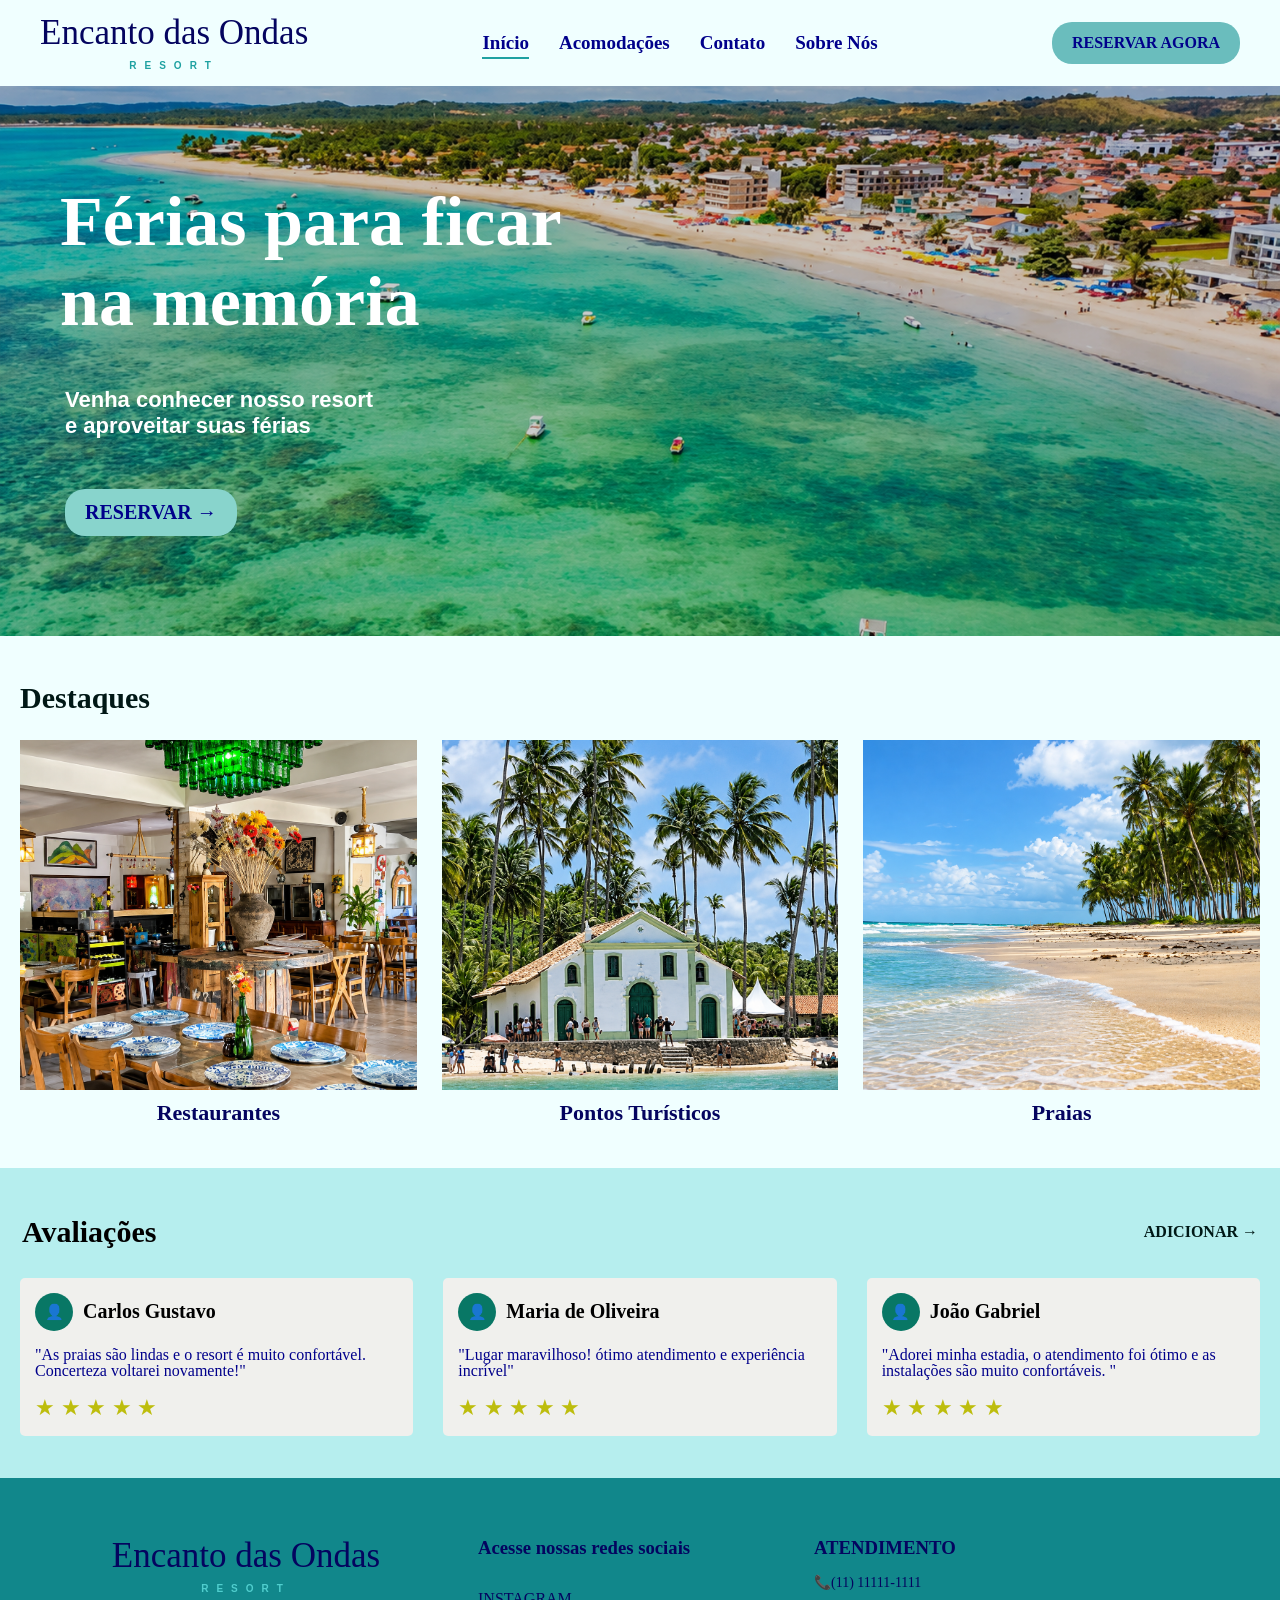
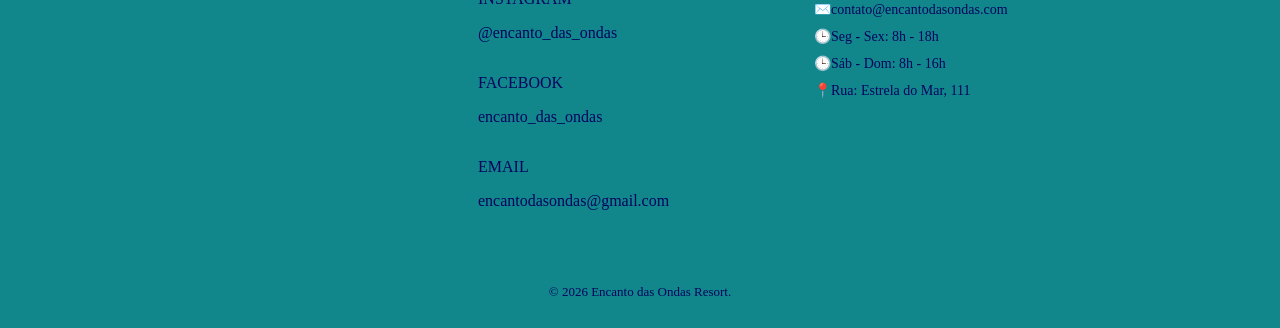
<file: index.html>
<!DOCTYPE html>
<html lang="pt-BR">
    <head>
        <meta charset="UTF-8">
        <meta name="viewport" content="width=device-width, initial-scale=1.0">
        <title>Encanto das Ondas</title>
        
     <link rel="stylesheet" href="css/testestyle.css">  
    </head>

    <body>
        <!--CABEÇALHO-->
        <header>
            <!--LOGO-->
            <div class="logo">
                <div class="nome-resort">Encanto das Ondas</div>
                <div class="subtitulo"><strong>RESORT</strong></div>
            </div>

            <nav>
            <ul>
                <!--MENU-->
                <li><a href="index.html" class="active">Início</a></li>
                <li><a href="acomodacoes.html">Acomodações</a></li>
                <li><a href="contato.html">Contato</a></li>
                <li><a href="sobrenos.html">Sobre Nós</a></li>
                
            </ul>
            </nav>

              <!--BOTAO RESERVAR-->  
            <a href="reservar.html" class="botao-reservar">
                <b>RESERVAR AGORA</b>
            </a>
                
        </header>
        
        <main> 

        <!--CONTEÚDO DO BANNER - INICIO-->
        <section class="banner-inicio"> 

            <div class="texto-banner"> 

             <h1>Férias para ficar <br> na memória </h1> 

             <p>Venha conhecer nosso resort <br>
                e aproveitar suas férias 
             </p> 
             
             <a href="reservar.html" class="botao-banner"> 
                <b>RESERVAR → </b> 
             </a> 

            </div> 

        </section>

         <!--DESTAQUES-->
         <section class="destaques">

            <div class="titulo-destaques">

                 <h2>Destaques</h2>
            </div>
           
            <!--RESTAURANTES-->
            <div class="todos-cards">    

             <div class="card">
                 <img src="imagens/img.restaurante2.png" alt="imagem do restaurante">
                 <h3>Restaurantes</h3>
             </div>

             <!--PONTOS TURISTICOS-->
             <div class="card">
                 <img src="imagens/img.pontosturistico2.png" alt="imagem do ponto turistico">
                 <h3>Pontos Turísticos</h3>
             </div>

             <!--PRAIAS-->
             <div class="card">
                 <img src="imagens/img.praias2.png" alt="imagem das praias">
                 <h3>Praias</h3>
             </div>

            </div>

         </section>

         <!--AVALIAÇÕES-->
         <section class="avaliacoes">

            <!--TITULO AVALIAÇÕES-->
            <div class="titulo-avaliacoes">

                <h2>Avaliações</h2>
                <a href="#" class="botao-avaliacoes">
                    <b>ADICIONAR → </b>
                </a>

            </div>

            <div class="cards-avaliacoes">

                <div class="avaliacao">

                  <div class="usuario">
                    <span class="icone-usuario">👤</span>
                 <strong>Carlos Gustavo</strong>

                  </div>

            <p> 
                "As praias são lindas e o resort é muito confortável.
                Concerteza voltarei novamente!"
            </p>

            <div class="estrelas">
                ★ ★ ★ ★ ★
            </div>
         </div>

            <div class="avaliacao">

                <div class="usuario">
                    <span class="icone-usuario">👤</span>
                    <strong>Maria de Oliveira</strong>
                </div>

                <p>"Lugar maravilhoso! ótimo atendimento 
                    e experiência incrível"
                </p>

                <div class="estrelas">
                    ★ ★ ★ ★ ★
                </div>
            </div>

            <div class="avaliacao">
                <div class="usuario">
                    <span class="icone-usuario">👤</span>
                    <strong>João Gabriel</strong>
                </div>

                <p>
                    "Adorei minha estadia, o atendimento foi ótimo
                     e as instalações são muito confortáveis. "
                </p>

                <div class="estrelas">
                    ★ ★ ★ ★ ★
                </div>

            </div>
            </div>

         </section>

        </main>

         <!--RODAPÉ-->
         <footer class="rodape">

            <div class="conteudo-rodape">

             <!--LOGO-->
             <div class="logo-rodape">

                 <div class="nome-resort-rodape">Encanto das Ondas</div>
                 <div class="subtitulo-rodape"><strong>RESORT</strong></div>
             </div>

             <!--REDES SOCIAIS-->
             <div class="redes-sociais">

                <h3>Acesse nossas redes sociais</h3>
                <div class="rede">
                    <p class="nome-rede">INSTAGRAM</p>
                    <p class="perfil-rede">@encanto_das_ondas</p>
                </div>

                <div class="rede">
                    <p class="nome-rede">FACEBOOK</p>
                    <p class="perfil-rede">encanto_das_ondas</p>
                </div>

                <div class="rede">
                    <p class="nome-rede">EMAIL</p>
                    <p class="perfil-rede">encantodasondas@gmail.com</p>
                </div>

             </div>

             <!--ATENDIMENTO-->
             <div class="atendimento">

                <h3>ATENDIMENTO</h3>

                <p>📞(11) 11111-1111</p>
                <p class="contato-atendimento">✉️contato@encantodasondas.com</p>
                <p>🕒Seg - Sex: 8h - 18h</p>
                <p>🕒Sáb - Dom: 8h - 16h</p>
                <p>📍Rua: Estrela do Mar, 111</p>

             </div>

            </div>

             <!--RODAPE FINAL-->
             <div class="rodape-final">
                <p>© 2026 Encanto das Ondas Resort. </p>
             </div>

         </footer>
    
    </body>

</html>
</file>
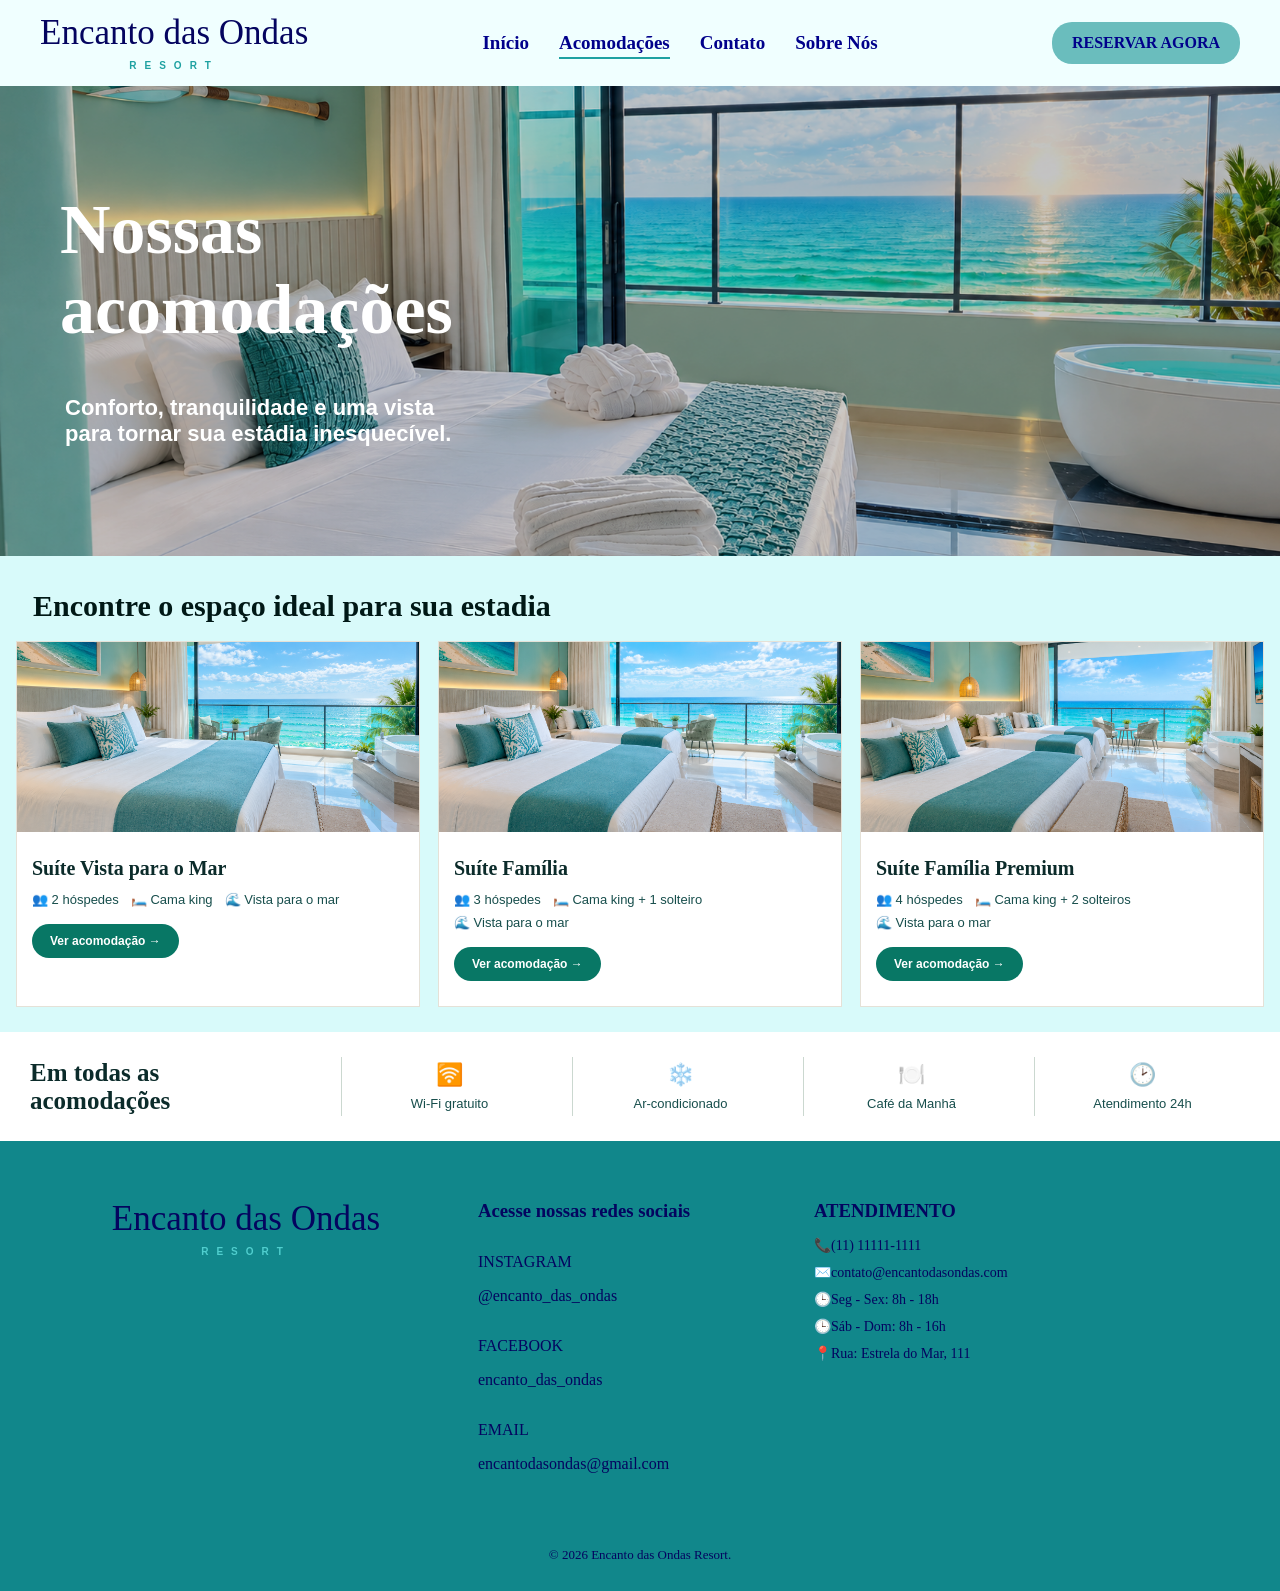
<file: acomodacoes.html>
<!DOCTYPE html>
<html lang="pt-BR">
    <head>
        <meta charset="UTF-8">
        <meta name="viewport" content="width=device-width, initial-scale=1.0">
        <title>Acomodações - Encanto das Ondas</title>

        <link rel="stylesheet" href="css/acomodacoesstyle.css">
    </head>

    <body>
        <!--CABEÇALHO-->
        <header>
            <!--LOGO-->
            <div class="logo">

                <div class="nome-resort">Encanto das Ondas</div>
                <div class="subtitulo"><strong>RESORT</strong></div>

            </div>

            <nav>
                <!--MENU-->
                <ul>
                    <li><a href="index.html">Início</a></li>
                    <li><a href="acomodacoes.html" class="active">Acomodações</a></li>
                    <li><a href="contato.html">Contato</a></li>
                    <li><a href="sobrenos.html">Sobre Nós</a></li>
                </ul>

            </nav>

            <!--BOTAO RESERVAR-->
            <a href="reservar.html" class="botao-reservar">
                <b>RESERVAR AGORA</b>
            </a>
             
        </header>

        <main>

             <!--CONTEÚDO DO BANNER - ACOMODAÇÕES-->
            <section class="banner-acomodacoes">

                <div class="texto-banner">
                    
                    <h1>Nossas <br> acomodações</h1>

                    <p>Conforto, tranquilidade e uma vista <br> para tornar sua estádia inesquecível.</p>

                </div>

            </section>

            <!--ESTADIAS-->
            <section class="estadias">

                <div class="titulo-estadias">
                    <h2>Encontre o espaço ideal para sua estadia</h2>
                </div>

                <!--CARDS DAS ESTADIAS-->
                <div class="cards-estadias">

                     <!--SUÍTE 1-->
                    <div class="card-estadias">
        
                        <img src="imagens/img.card1.acomodacoes.png" alt="Suite 1">

                        <div class="conteudo-card">

                            <div class="texto-card">
                             <h3>Suíte Vista para o Mar</h3>
                            </div>

                            <div class="informacoes-card">

                                <span>👥 2 hóspedes</span>
                                <span>🛏️ Cama king</span>
                                <span>🌊 Vista para o mar</span>

                            </div>

                            <a href="detalheacomodacao.html#suite-mar" class="botao-card">
                                Ver acomodação →
                            </a>

                        </div>

                    </div>

                    <!--SUÍTE 2-->
                    <div class="card-estadias">

                        <img src="imagens/img.card2.acomodacoes.png" alt="Suíte 2">

                        <div class="conteudo-card">

                            <div class="texto-card">
                              <h3>Suíte Família</h3>
                            </div>

                         <div class="informacoes-card">

                            <span>👥 3 hóspedes</span>
                            <span>🛏️ Cama king + 1 solteiro</span>
                            <span>🌊 Vista para o mar</span>

                         </div>

                         <a href="detalheacomodacao.html#suite-familia" class="botao-card">
                            Ver acomodação →
                         </a>

                        </div>

                    </div>

                    <!--SUÍTE 3-->
                    <div class="card-estadias">

                        <img src="imagens/img.card3.acomodacoes.png" alt="Suíte 3">

                        <div class="conteudo-card">
                            <div class="texto-card">
                            <h3> Suíte Família Premium</h3>
                            </div>

                         <div class="informacoes-card">

                            <span>👥 4 hóspedes</span>
                            <span>🛏️ Cama king + 2 solteiros</span>
                            <span>🌊 Vista para o mar</span>

                         </div>

                         <a href="detalheacomodacao.html#suite-premium" class="botao-card">
                            Ver acomodação →
                         </a>

                        </div>

                    </div>

                </div>

            </section>

            <section class=servicos>

                <!--SERVIÇOS INCLUSOS-->
                <div class='servicos-inclusos'>

                    <div class="titulo-servicos">
                        <h2>Em todas as <br> acomodações</h2>
                    </div>

                    <div class="servico">
                        <span class="icone-servico">🛜</span>
                        <p>Wi-Fi gratuito</p>
                    </div>

                    <div class="servico">
                        <span class="icone-servico">❄️</span>
                        <p>Ar-condicionado</p>
                    </div>

                    <div class="servico">
                        <span class="icone-servico">🍽️</span>
                        <p>Café da Manhã</p>
                    </div>

                    <div class="servico">
                        <span class="icone-servico">🕑</span>
                        <p>Atendimento 24h</p>
                    </div>

                </div>

            </section>

        </main>

            <!--RODAPE-->
            <footer class="rodape">

                <div class="conteudo-rodape">

                 <!--LOGO-->
                 <div class="logo-rodape">

                  <div class="nome-resort-rodape">Encanto das Ondas</div>
                  <div class="subtitulo-rodape"><strong>RESORT</strong></div>

                 </div>

                 <!--REDES SOCIAIS-->
                 <div class="redes-sociais">

                    <h3>Acesse nossas redes sociais</h3>

                 <div class="rede">
                    <p class="nome-rede">INSTAGRAM</p>
                    <p class="perfil-rede">@encanto_das_ondas</p>
                 </div>

                 <div class="rede">
                    <p class="nome-rede">FACEBOOK</p>
                    <p class="perfil-rede">encanto_das_ondas</p>
                 </div>

                 <div class="rede">
                    <p class="nome-rede">EMAIL</p>
                    <p class="perfil-rede">encantodasondas@gmail.com</p>
                 </div>

               </div>

               <!--ATENDIMENTO-->
               <div class="atendimento">

                <h3>ATENDIMENTO</h3>

                <p>📞(11) 11111-1111</p>
                <p class="contato-atendimento">✉️contato@encantodasondas.com</p>
                <p>🕒Seg - Sex: 8h - 18h</p>
                <p>🕒Sáb - Dom: 8h - 16h</p>
                <p>📍Rua: Estrela do Mar, 111</p>

               </div>

             </div>

             <!--RODAPE FINAL-->
             <div class="rodape-final">
                <p>© 2026 Encanto das Ondas Resort. </p>
             </div>

            </footer>

    </body>

</html>
</file>
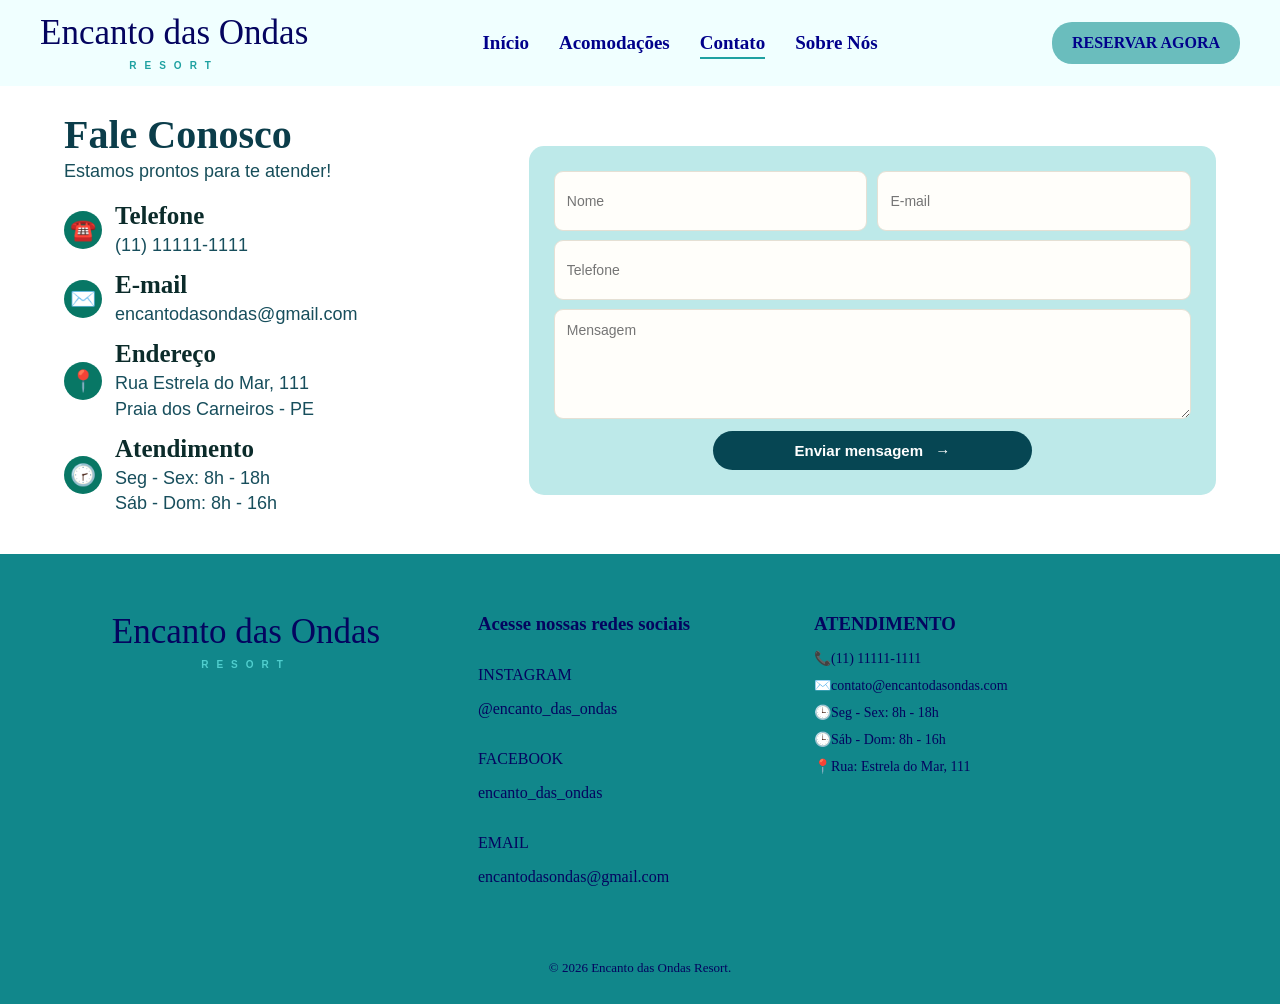
<file: contato.html>
<!DOCTYPE html>
<html lang="pt-BR">
    <head>
        <meta charset="UTF-8">
        <meta name="viewport" content="width=device-width, initial-scale=1.0">
        <title>Contato - Encanto das Ondas</title>

        <link rel="stylesheet" href="css/contatostyle.css">
    </head>

    <body>
        <!--CABEÇALHO-->
        <header>
            <!--LOGO-->
            <div class="logo">

                <div class="nome-resort">Encanto das Ondas</div>
                <div class="subtitulo"><strong>RESORT</strong></div>

            </div>

            <nav>
                <!--MENU-->
                <ul>
                    <li><a href="index.html">Início</a></li>
                    <li><a href="acomodacoes.html">Acomodações</a></li>
                    <li><a href="contato.html" class="active">Contato</a></li>
                    <li><a href="sobrenos.html">Sobre Nós</a></li>
                </ul>

            </nav>

            <!--BOTAO RESERVAR-->
            <a href="reservar.html" class="botao-reservar">
                <b>RESERVAR AGORA</b>
            </a>
             
        </header>

        <main class="pagina-contato">

            <!--CONTEÚDO - CONTATO-->
            <section class="informacoes-contato">

                <h1>Fale Conosco</h1>

                <p class="subtitulo-contato">Estamos prontos para te atender!</p>

                <!--TELEFONE-->
                <div class="item-contato">

                    <div class="icone-contato">☎️</div>

                    <div class="texto-contato">
                        <h3>Telefone</h3>
                        <p>(11) 11111-1111</p>
                    </div>

                </div>

                <!--EMAIL-->
                <div class="item-contato">

                    <div class="icone-contato">✉️</div>

                    <div class="texto-contato">
                        <h3>E-mail</h3>
                        <p>encantodasondas@gmail.com</p>
                    </div>

                </div>

                <!--ENDEREÇO-->
                <div class="item-contato">

                    <div class="icone-contato">📍</div>

                    <div class="texto-contato">
                        <h3>Endereço</h3>
                        <p>Rua Estrela do Mar, 111 <br>
                            Praia dos Carneiros - PE
                        </p>

                    </div>
   
                </div>

                <!--HORÁRIO DE ATENDIMENTO-->
                <div class="item-contato">

                    <div class="icone-contato">🕝</div>

                    <div class="texto-contato">

                        <h3>Atendimento</h3>
                        <p>Seg - Sex: 8h - 18h <br>
                            Sáb - Dom: 8h - 16h
                        </p>

                    </div>

                </div>

            </section>

            <!--FORMULÁRIO DE CONTATO-->
            <section class="formulario-contato">

                <form action="#" method="post">

                    <div class="campos-superiores">

                       <input
                         type="text"
                         name="nome"
                         placeholder="Nome"
                         aria-label="Nome"
                         required
                        >

                        <input
                         type="email"
                         name="email"
                         placeholder="E-mail"
                         aria-label="E-mail"
                         required
                        >

                    </div>

                    <input
                     type="tel"
                     name="telefone"
                     placeholder="Telefone"
                     aria-label="Telefone"
                    >

                    <textarea
                     name="mensagem"
                     placeholder="Mensagem"
                     aria-label="Mensagem"
                     required
                    ></textarea>

                   <button type="submit" class="botao-enviar">
                     Enviar mensagem <span>→</span>
                   </button>

                </form>

            </section>

        </main>

        <!--RODAPE-->
        <footer class="rodape">

            <div class="conteudo-rodape">

             <!--LOGO-->
             <div class="logo-rodape">

                 <div class="nome-resort-rodape">Encanto das Ondas</div>
                 <div class="subtitulo-rodape"><strong>RESORT</strong></div>
             </div>

             <!--REDES SOCIAIS-->
             <div class="redes-sociais">

                <h3>Acesse nossas redes sociais</h3>
                <div class="rede">
                    <p class="nome-rede">INSTAGRAM</p>
                    <p class="perfil-rede">@encanto_das_ondas</p>
                </div>

                <div class="rede">
                    <p class="nome-rede">FACEBOOK</p>
                    <p class="perfil-rede">encanto_das_ondas</p>
                </div>

                <div class="rede">
                    <p class="nome-rede">EMAIL</p>
                    <p class="perfil-rede">encantodasondas@gmail.com</p>
                </div>

             </div>

             <!--ATENDIMENTO-->
             <div class="atendimento">

                <h3>ATENDIMENTO</h3>

                <p>📞(11) 11111-1111</p>
                <p class="contato-atendimento">✉️contato@encantodasondas.com</p>
                <p>🕒Seg - Sex: 8h - 18h</p>
                <p>🕒Sáb - Dom: 8h - 16h</p>
                <p>📍Rua: Estrela do Mar, 111</p>

             </div>

            </div>

            <!--RODAPE FINAL-->
            <div class="rodape-final">
               <p>© 2026 Encanto das Ondas Resort. </p>
            </div>

        </footer>
        
    </body>

</html>
</file>
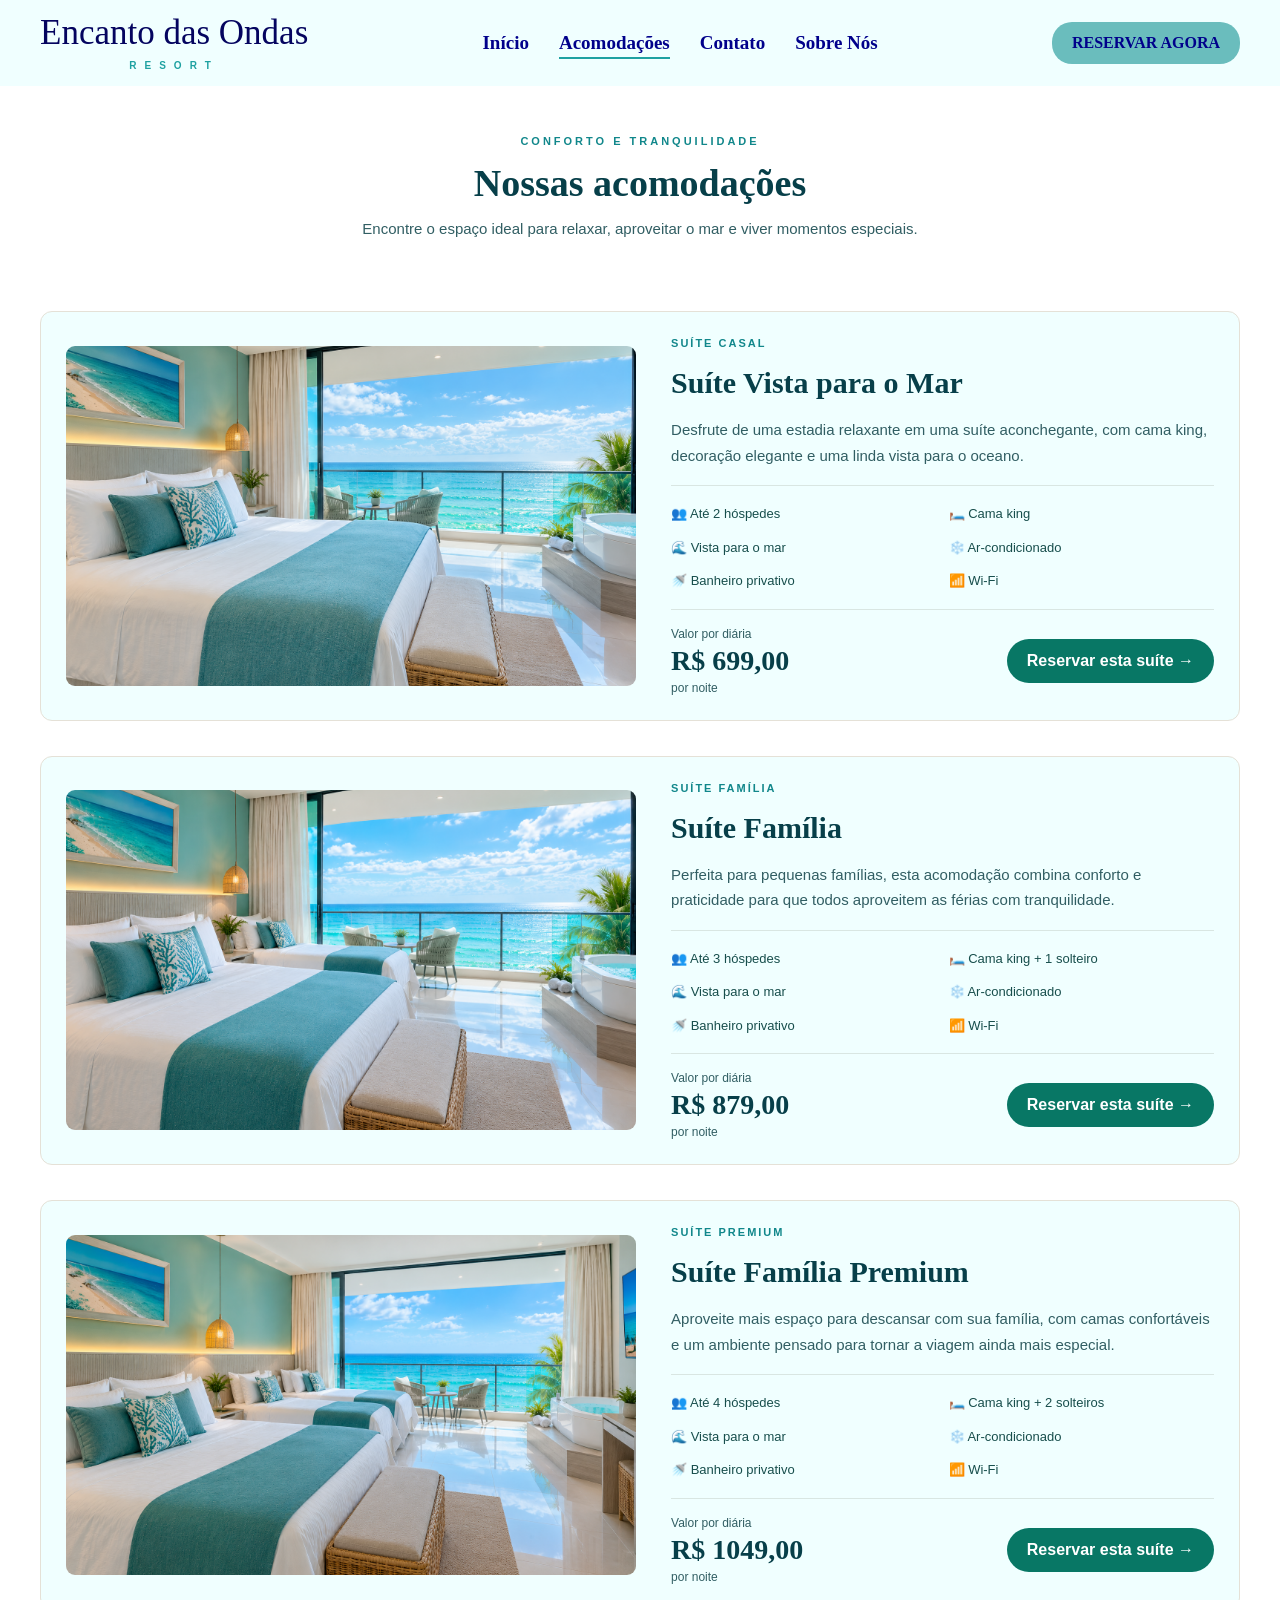
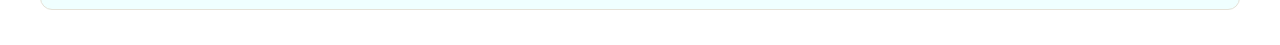
<file: detalheacomodacao.html>
<!DOCTYPE html>
<html lang="pt-BR">
    <head>
        <meta charset="UTF-8">
        <meta name="viewport" content="width=device-width, initial-scale=1.0">
        <title>Detalhes Acomodações - Encanto das Ondas </title>
        
     <link rel="stylesheet" href="css/detalheacomodacaostyle.css">  
    </head>

    <body>
       <!--CABEÇALHO-->
        <header>
            <!--LOGO-->
            <div class="logo">

                <div class="nome-resort">Encanto das Ondas</div>
                <div class="subtitulo"><strong>RESORT</strong></div>

            </div>

            <nav>
                <!--MENU-->
                <ul>
                    <li><a href="index.html">Início</a></li>
                    <li><a href="acomodacoes.html" class="active">Acomodações</a></li>
                    <li><a href="contato.html">Contato</a></li>
                    <li><a href="sobrenos.html">Sobre Nós</a></li>
                </ul>

            </nav>

            <!--BOTAO RESERVAR-->
            <a href="reservar.html" class="botao-reservar">
                <b>RESERVAR AGORA</b>
            </a>
             
        </header>

        
        <main> 

        <!-- APRESENTAÇÃO -->
        <section class="introducao">
            <span>CONFORTO E TRANQUILIDADE</span>
            <h1>Nossas acomodações</h1>
            <p>
                Encontre o espaço ideal para relaxar,
                aproveitar o mar e viver momentos especiais.
            </p>
        </section>

        <!-- SUÍTE 1 -->
        <section class="detalhe-acomodacao" id="suite-mar">

            <div class="imagem-acomodacao">
                <img
                    src="imagens/img.card1.acomodacoes.png"
                    alt="Suíte Vista para o Mar"
                >
            </div>

            <div class="informacoes-acomodacao">

                <span class="categoria">SUÍTE CASAL</span>

                <h2>Suíte Vista para o Mar</h2>

                <p class="descricao">
                    Desfrute de uma estadia relaxante em uma suíte
                    aconchegante, com cama king, decoração elegante
                    e uma linda vista para o oceano.
                </p>

                <div class="caracteristicas">
                    <span>👥 Até 2 hóspedes</span>
                    <span>🛏️ Cama king</span>
                    <span>🌊 Vista para o mar</span>
                    <span>❄️ Ar-condicionado</span>
                    <span>🚿 Banheiro privativo</span>
                    <span>📶 Wi-Fi</span>
                </div>

                <div class="preco-reserva">
                    <div class="preco">
                        <span>Valor por diária</span>
                        <strong>R$ 699,00</strong>
                        <small>por noite</small>
                    </div>

                    <a
                        href="reservar.html?acomodacao=suite-mar"
                        class="botao-reservar-acomodacoes"
                    >
                        Reservar esta suíte →
                    </a>
                </div>

            </div>
        </section>

        <!-- SUÍTE 2 -->
        <section class="detalhe-acomodacao" id="suite-familia">

            <div class="imagem-acomodacao">
                <img
                    src="imagens/img.card2.acomodacoes.png"
                    alt="Suíte Família"
                >
            </div>

            <div class="informacoes-acomodacao">

                <span class="categoria">SUÍTE FAMÍLIA</span>

                <h2>Suíte Família</h2>

                <p class="descricao">
                    Perfeita para pequenas famílias, esta acomodação
                    combina conforto e praticidade para que todos
                    aproveitem as férias com tranquilidade.
                </p>

                <div class="caracteristicas">
                    <span>👥 Até 3 hóspedes</span>
                    <span>🛏️ Cama king + 1 solteiro</span>
                    <span>🌊 Vista para o mar</span>
                    <span>❄️ Ar-condicionado</span>
                    <span>🚿 Banheiro privativo</span>
                    <span>📶 Wi-Fi</span>
                </div>

                <div class="preco-reserva">
                    <div class="preco">
                        <span>Valor por diária</span>
                        <strong>R$ 879,00</strong>
                        <small>por noite</small>
                    </div>

                    <a
                        href="reservar.html?acomodacao=suite-familia"
                        class="botao-reservar-acomodacoes"
                    >
                        Reservar esta suíte →
                    </a>
                </div>

            </div>
        </section>

        <!-- SUÍTE 3 -->
        <section class="detalhe-acomodacao" id="suite-premium">

            <div class="imagem-acomodacao">
                <img
                    src="imagens/img.card3.acomodacoes.png"
                    alt="Suíte Família Premium"
                >
            </div>

            <div class="informacoes-acomodacao">

                <span class="categoria">SUÍTE PREMIUM</span>

                <h2>Suíte Família Premium</h2>

                <p class="descricao">
                    Aproveite mais espaço para descansar com sua
                    família, com camas confortáveis e um ambiente
                    pensado para tornar a viagem ainda mais especial.
                </p>

                <div class="caracteristicas">
                    <span>👥 Até 4 hóspedes</span>
                    <span>🛏️ Cama king + 2 solteiros</span>
                    <span>🌊 Vista para o mar</span>
                    <span>❄️ Ar-condicionado</span>
                    <span>🚿 Banheiro privativo</span>
                    <span>📶 Wi-Fi</span>
                </div>

                <div class="preco-reserva">
                    <div class="preco">
                        <span>Valor por diária</span>
                        <strong>R$ 1049,00</strong>
                        <small>por noite</small>
                    </div>

                    <a
                        href="reservar.html?acomodacao=suite-premium"
                        class="botao-reservar-acomodacoes"
                    >
                        Reservar esta suíte →
                    </a>
                </div>

            </div>

        </section>

    </main>

    </body>

</html>
</file>
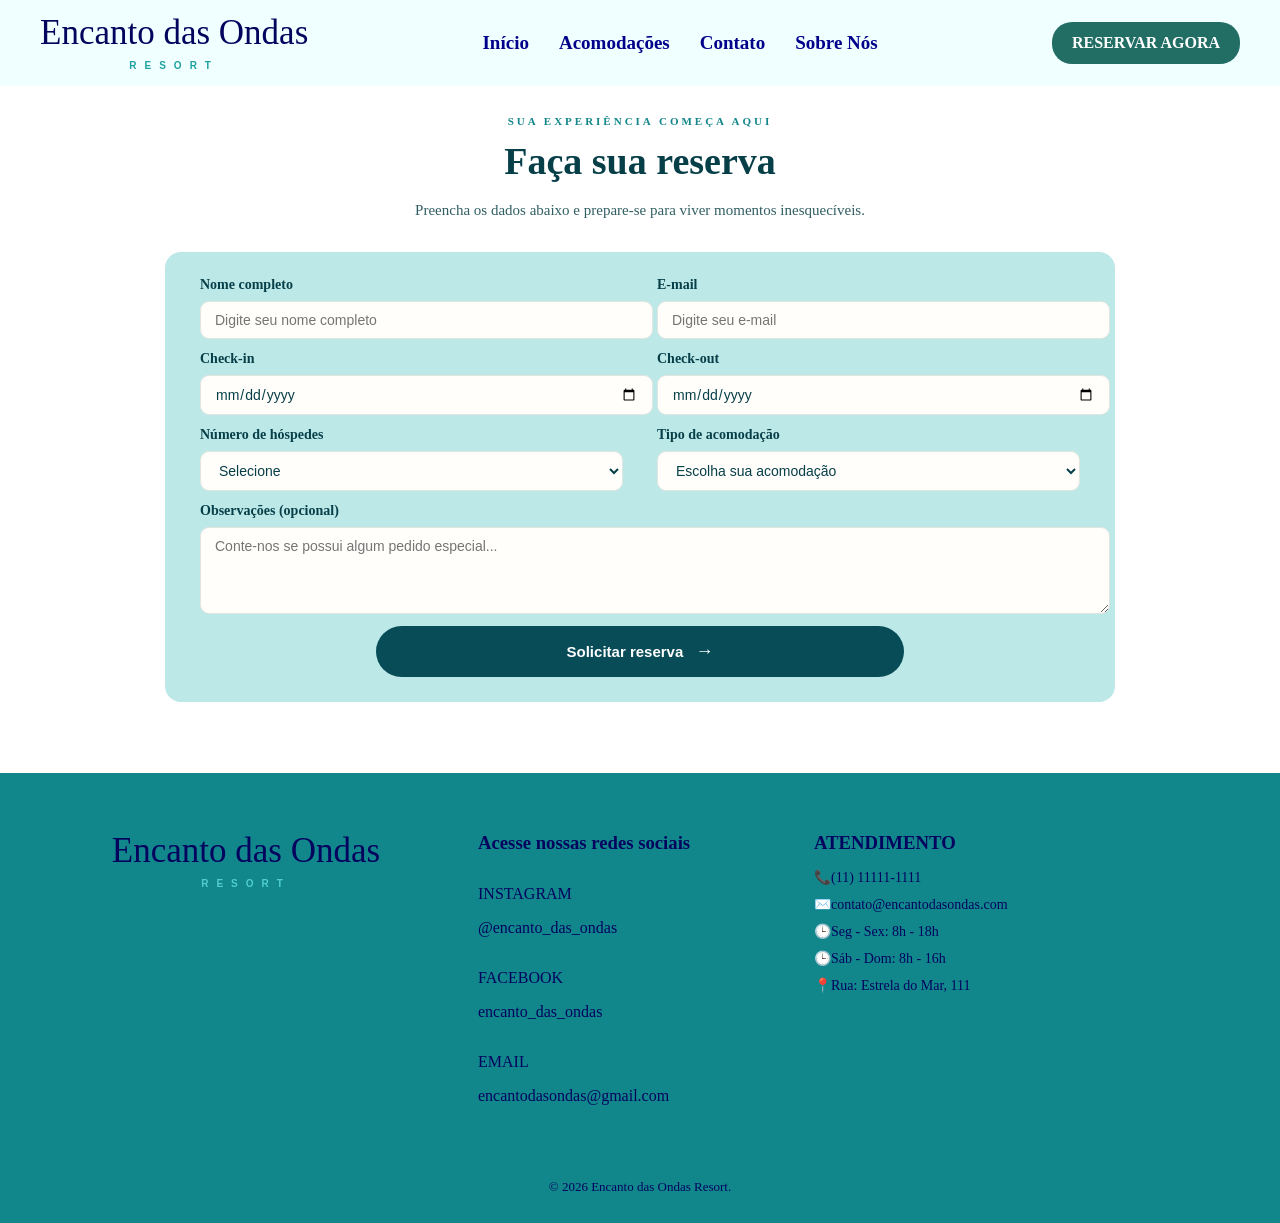
<file: reservar.html>
<!DOCTYPE html>
<html lang="pt-BR">
    <head>
        <meta charset="UTF-8">
        <meta name="viewport" content="width=device-width, initial-scale=1.0">
        <title>Encanto das Ondas - Reserva</title>
        
     <link rel="stylesheet" href="css/reservarstyle.css">  
    </head>

    <body>
        <!--CABEÇALHO-->
        <header>
            <!--LOGO-->
            <div class="logo">
                <div class="nome-resort">Encanto das Ondas</div>
                <div class="subtitulo"><strong>RESORT</strong></div>
            </div>

            <nav>
            <ul>
                <!--MENU-->
                <li><a href="index.html">Início</a></li>
                <li><a href="acomodacoes.html">Acomodações</a></li>
                <li><a href="contato.html">Contato</a></li>
                <li><a href="sobrenos.html">Sobre Nós</a></li>
                
            </ul>
            </nav>

              <!--BOTAO RESERVAR-->  
            <a href="reservar.html" class="botao-reservar" class="active">
                <b>RESERVAR AGORA</b>
            </a>
                
        </header>
        
         <!-- PAGINA RESERVAR -->
        <main class="pagina-reserva">

            <section class="reserva">

                <div class="titulo-reserva">
                     <span class="pequeno-titulo">SUA EXPERIÊNCIA COMEÇA AQUI</span>

                    <h1>Faça sua reserva</h1>

                    <p>
                    Preencha os dados abaixo e prepare-se
                    para viver momentos inesquecíveis.
                    </p>
                </div>

                <form class="formulario-reserva">

                    <div class="campo">
                         <label for="nome">Nome completo</label>
                         <input
                             type="text"
                             id="nome"
                             name="nome"
                             placeholder="Digite seu nome completo"
                             required
                         >
                    </div>

                    <div class="campo">
                         <label for="email">E-mail</label>
                         <input
                             type="email"
                             id="email"
                             name="email"
                             placeholder="Digite seu e-mail"
                             required
                         >
                    </div>

                    <div class="campo">
                         <label for="checkin">Check-in</label>
                         <input
                             type="date"
                             id="checkin"
                             name="checkin"
                             required
                         >
                    </div>

                    <div class="campo">
                         <label for="checkout">Check-out</label>
                         <input
                             type="date"
                             id="checkout"
                             name="checkout"
                             required
                         >
                    </div>

                    <div class="campo">
                         <label for="hospedes">Número de hóspedes</label>
                         <select id="hospedes" name="hospedes" required>
                             <option value="">Selecione</option>
                             <option value="1">1 hóspede</option>
                             <option value="2">2 hóspedes</option>
                             <option value="3">3 hóspedes</option>
                             <option value="4">4 hóspedes</option>
                         </select>
                    </div>

                    <div class="campo">
                         <label for="acomodacao">Tipo de acomodação</label>
                         <select id="acomodacao" name="acomodacao" required>
                             <option value="">Escolha sua acomodação</option>
                             <option value="suite-mar">Suíte com vista para o mar</option>
                             <option value="suite-familia">Suíte família</option>
                             <option value="suite-casal">Suíte familía premium</option>
                         </select>
                    </div>

                    <div class="campo campo-completo">
                         <label for="observacoes">Observações (opcional)</label>
                         <textarea
                             id="observacoes"
                             name="observacoes"
                             placeholder="Conte-nos se possui algum pedido especial..."
                             rows="3"
                         ></textarea>
                    </div>

                    <button type="submit" class="botao-reserva">
                        Solicitar reserva <span>→</span>
                    </button>

                </form>

            </section>

        </main>

            <!--RODAPE-->
         <footer class="rodape">

                <div class="conteudo-rodape">

                 <!--LOGO-->
                 <div class="logo-rodape">

                  <div class="nome-resort-rodape">Encanto das Ondas</div>
                  <div class="subtitulo-rodape"><strong>RESORT</strong></div>

                 </div>

                 <!--REDES SOCIAIS-->
                 <div class="redes-sociais">

                    <h3>Acesse nossas redes sociais</h3>

                 <div class="rede">
                    <p class="nome-rede">INSTAGRAM</p>
                    <p class="perfil-rede">@encanto_das_ondas</p>
                 </div>

                 <div class="rede">
                    <p class="nome-rede">FACEBOOK</p>
                    <p class="perfil-rede">encanto_das_ondas</p>
                 </div>

                 <div class="rede">
                    <p class="nome-rede">EMAIL</p>
                    <p class="perfil-rede">encantodasondas@gmail.com</p>
                 </div>

               </div>

               <!--ATENDIMENTO-->
               <div class="atendimento">

                <h3>ATENDIMENTO</h3>

                <p>📞(11) 11111-1111</p>
                <p class="contato-atendimento">✉️contato@encantodasondas.com</p>
                <p>🕒Seg - Sex: 8h - 18h</p>
                <p>🕒Sáb - Dom: 8h - 16h</p>
                <p>📍Rua: Estrela do Mar, 111</p>

               </div>

             </div>

             <!--RODAPE FINAL-->
             <div class="rodape-final">
                <p>© 2026 Encanto das Ondas Resort. </p>
             </div>

            </footer>

    </body>

</html>
</file>
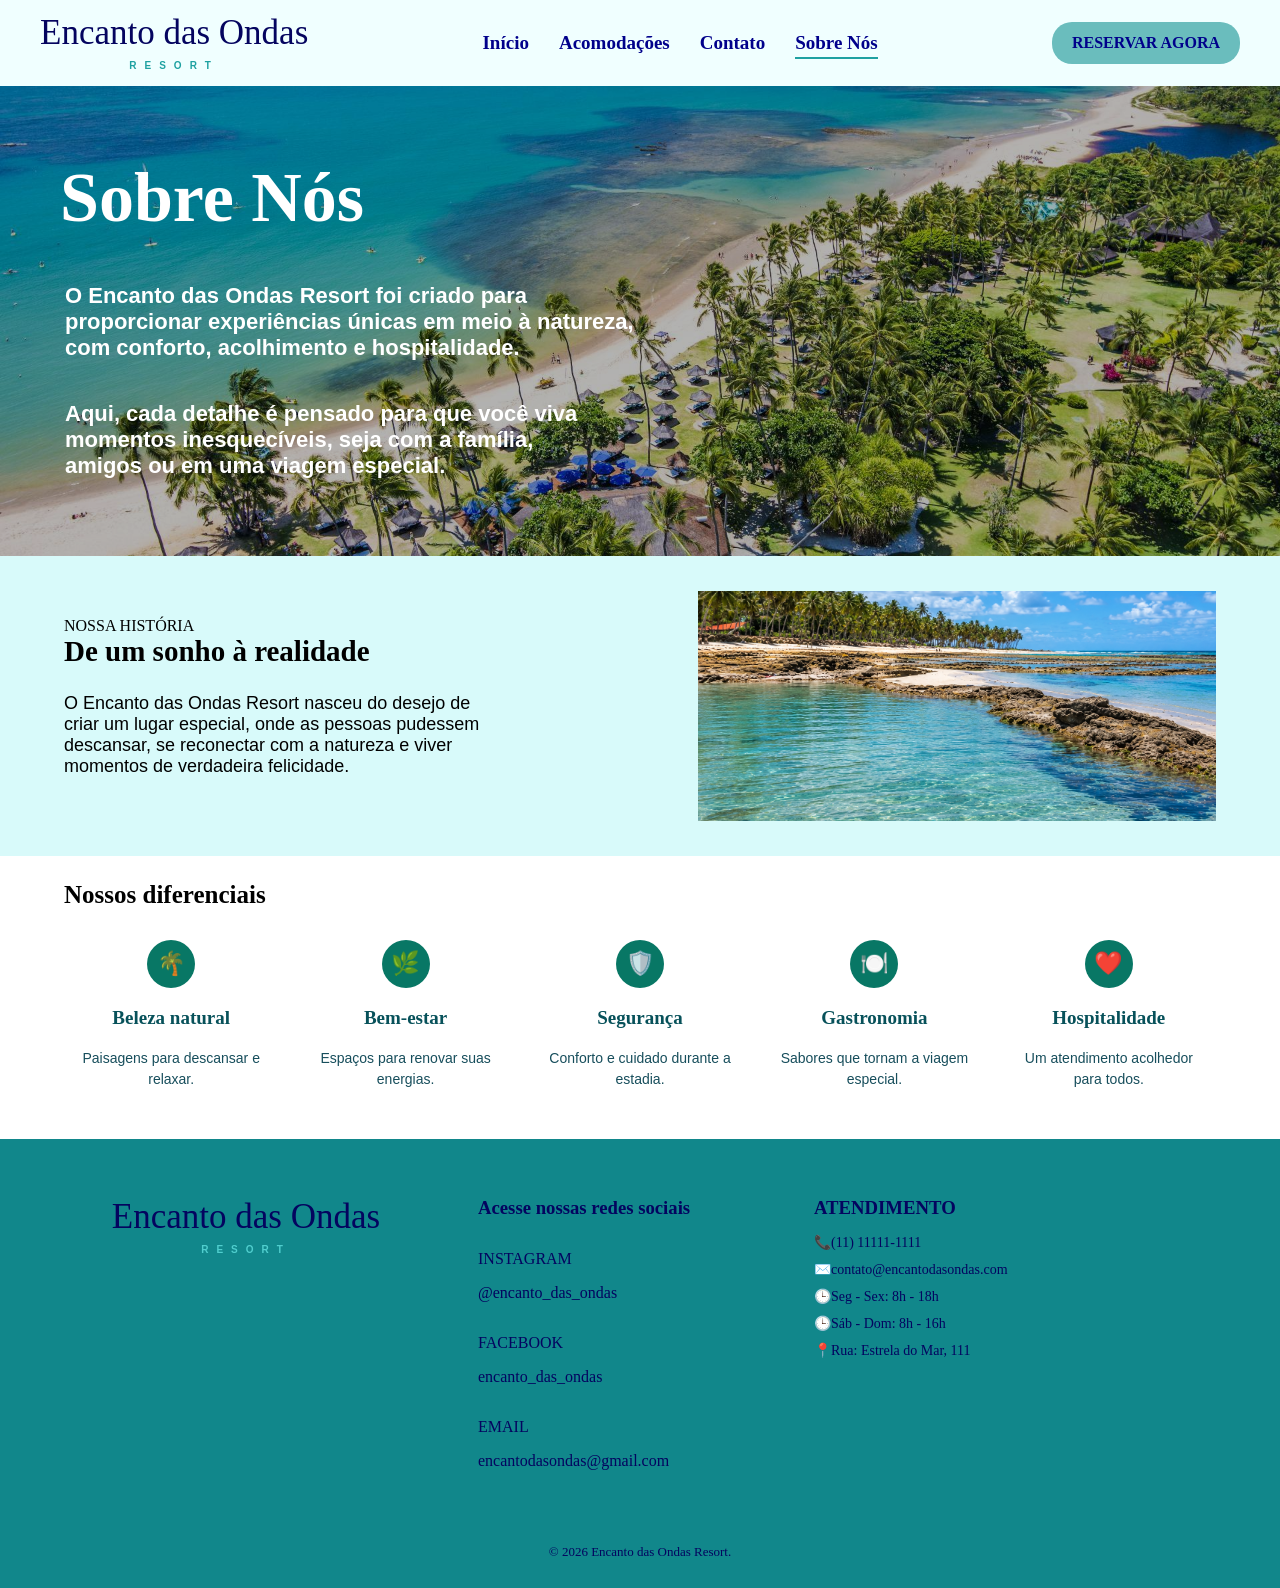
<file: sobrenos.html>
<!DOCTYPE html>
<html lang="pt-BR">
    <head>
        <meta charset="UTF-8">
        <meta name="viewport" content="width=device-width, initial-scale=1.0">
        <title>Sobre Nós - Encanto das Ondas</title>

        <link rel="stylesheet" href="css/sobrenosstyle.css">
    </head>

    <body>
        <!--CABEÇALHO-->
        <header>
            <!--LOGO-->
            <div class="logo">

                <div class="nome-resort">Encanto das Ondas</div>
                <div class="subtitulo"><strong>RESORT</strong></div>

            </div>

            <nav>
                <!--MENU-->
                <ul>
                    <li><a href="index.html">Início</a></li>
                    <li><a href="acomodacoes.html">Acomodações</a></li>
                    <li><a href="contato.html">Contato</a></li>
                    <li><a href="sobrenos.html" class="active">Sobre Nós</a></li>
                </ul>

            </nav>

            <!--BOTAO RESERVAR-->
            <a href="reservar.html" class="botao-reservar">
                <b>RESERVAR AGORA</b>
            </a>
             
        </header>

        <main>
            <!-- BANNER - SOBRE NOS-->
             <section class="banner-sobrenos">

                <div class="texto-banner">
                    
                    <h1>Sobre Nós</h1>

                    <p>
                    O Encanto das Ondas Resort foi criado para<br>
                    proporcionar experiências únicas em meio à natureza,<br>
                    com conforto, acolhimento e hospitalidade.
                   </p>

                   <p>
                    Aqui, cada detalhe é pensado para que você viva<br>
                    momentos inesquecíveis, seja com a família,<br>
                    amigos ou em uma viagem especial.
                  </p>

                </div>

             </section>

         <!-- HISTÓRIA-->
          
         <section class="historia-sobre" id="nossa-historia">

             <div class="texto-historia">
                 <span class="subtitulo-historia">NOSSA HISTÓRIA</span>

                <h2>De um sonho à realidade</h2>

                <p>
                  O Encanto das Ondas Resort nasceu do desejo de<br>
                 criar um lugar especial, onde as pessoas pudessem<br>
                 descansar, se reconectar com a natureza e viver<br>
                 momentos de verdadeira felicidade.
               </p>
            </div>

                 <img src="imagens/historia.sobrenos.png" alt="Praia do resort">

          </section>
         
         <!-- DIFERENCIAIS -->
         <section class="diferenciais-sobre">
            <h2>Nossos diferenciais</h2>

            <div class="lista-diferenciais">

                <div class="diferencial">
                    <span>🌴</span>
                    <h3>Beleza natural</h3>
                    <p>Paisagens para descansar e relaxar.</p>
                </div>

                <div class="diferencial">
                    <span>🌿</span>
                    <h3>Bem-estar</h3>
                    <p>Espaços para renovar suas energias.</p>
                </div>

                <div class="diferencial">
                    <span>🛡️</span>
                    <h3>Segurança</h3>
                    <p>Conforto e cuidado durante a estadia.</p>
                </div>

                <div class="diferencial">
                    <span>🍽️</span>
                    <h3>Gastronomia</h3>
                    <p>Sabores que tornam a viagem especial.</p>
                </div>

                <div class="diferencial">
                    <span>❤️</span>
                    <h3>Hospitalidade</h3>
                    <p>Um atendimento acolhedor para todos.</p>
                </div>

            </div>

         </section>

        </main>

         <!--RODAPÉ-->
         <footer class="rodape">

            <div class="conteudo-rodape">

             <!--LOGO-->
             <div class="logo-rodape">

                 <div class="nome-resort-rodape">Encanto das Ondas</div>
                 <div class="subtitulo-rodape"><strong>RESORT</strong></div>
             </div>

             <!--REDES SOCIAIS-->
             <div class="redes-sociais">

                <h3>Acesse nossas redes sociais</h3>
                <div class="rede">
                    <p class="nome-rede">INSTAGRAM</p>
                    <p class="perfil-rede">@encanto_das_ondas</p>
                </div>

                <div class="rede">
                    <p class="nome-rede">FACEBOOK</p>
                    <p class="perfil-rede">encanto_das_ondas</p>
                </div>

                <div class="rede">
                    <p class="nome-rede">EMAIL</p>
                    <p class="perfil-rede">encantodasondas@gmail.com</p>
                </div>

             </div>

             <!--ATENDIMENTO-->
             <div class="atendimento">

                <h3>ATENDIMENTO</h3>

                <p>📞(11) 11111-1111</p>
                <p class="contato-atendimento">✉️contato@encantodasondas.com</p>
                <p>🕒Seg - Sex: 8h - 18h</p>
                <p>🕒Sáb - Dom: 8h - 16h</p>
                <p>📍Rua: Estrela do Mar, 111</p>

             </div>

            </div>

            <!--RODAPE FINAL-->
            <div class="rodape-final">
               <p>© 2026 Encanto das Ondas Resort. </p>
            </div>

         </footer>
        
    </body>

</html>
</file>
<file: css/testestyle.css>
/*CABEÇALHO*/
header {
    background-color: azure;
    padding: 15px 40px;
    display: flex;
    justify-content: space-between;
    align-items: center;
    grid-template-columns: 1fr auto 1fr;
}

body {
    background-color: white;
    margin: 0;
    text-decoration: none;
}

/*LOGO*/
.logo {
    text-align: center;
    margin: 0;
}

.nome-resort {
    font-family:"Brush Script MT", "Segoe Script", "cursive";
    font-size: 35px;
    font-weight: 400;
    color:rgb(4, 4, 95);
    line-height: 1;
}

.subtitulo {
    font-family:Arial, "sans-serif";
    font-size: 10px;
    letter-spacing: 8px;
    color:rgb(30, 161, 161);
    margin-top: 10px;
}

/*MENU*/
ul  {
    list-style: none;
    display: flex;
    gap: 30px;
    margin: 0;
    padding: 0;          
}

ul a {
    color: rgb(0, 0, 139);
    text-decoration: none;
    font-size: 19px;
    font-weight: bold;
    font-family: "Times New Roman", "serif";
    transition: color 0.3s;
}

ul a:hover{
    color: rgb(30, 161, 161);              
}

ul a.active {
   border-bottom: 2px solid rgb(30, 161, 161);
   padding-bottom: 4px;
}
.botao-reservar {
    background-color:rgb(106, 189, 189);
    color: darkblue;
    padding: 12px 20px;
    text-decoration: none;
    border-radius: 20px;
    justify-self: end;
}

.botao-reservar:hover {
    background-color: #226e64;
    color: white;
    text-decoration: none;
}

main{
    background-color: white;
}

/*=================================================================*/
/*BANNER*/
.banner-inicio {
    position: relative;
    background-image: url("../imagens/img.banner.png");
    background-size: cover;
    background-position: center;
    display: flex;
    align-items: center;
    width: 100%; 
    height: 550px; 
    overflow: hidden; 
}

.texto-banner {
    color: white;
    position: relative;
    z-index: 2;
    margin-left: 40px;  
}

.texto-banner h1 {
    font-size: 70px;
    font-family:'Times New Roman', "Times", "serif"; 
    font-weight: bold; 
    padding: 20px; 
    margin: 0;
}

.texto-banner p {
    color: white; 
    font-size: 22px; 
    font-weight: bold; 
    font-family: "Arial", "Helvetica", "sans-serif";
    padding: 15px; 
    margin: 10px; 
} 

.botao-banner {
    display: inline-block;
    color: darkblue; 
    background-color: #88d4cc; 
    text-decoration: none; 
    border-radius: 20px; 
    padding: 12px 20px; 
    font-size: 20px; 
    align-items: center; 
    font-family:'Times New Roman', Times, serif; 
    font-weight: bold; 
    margin: 25px; 
}

.botao-banner:hover{ 
    background-color: #226e64; 
    color:whitesmoke; 
} 

.banner-inicio::before {
    background-color: rgba(0, 0, 0, 0.20);
    content: "";
    position: absolute;
    top: 0;
    left: 0;
    width: 100%;
    height: 100%;
    z-index: 1;
}


/*========================================================*/
/*DESTAQUES*/

.destaques {
    background-color: azure;
    padding: 20px;  
}

.titulo-destaques{
    display: flex;
    justify-content: space-between; 
    align-items: center;  
}

.titulo-destaques h2 {
    color: rgb(0, 24, 22);
    font-size: 30px;
    margin-bottom: 25px;
}

.botao-destaques {
    color: black;
    margin-bottom: 20px;
    text-decoration: none;
}

.botao-destaques:hover {
    color: #237267; 
}

/*IMAGENS E DESCRIÇÃO DESTAQUES*/

.todos-cards {
    display: flex;
    justify-content: space-between;
}

.card {
    width: 32%;
}

.card img {
    width: 100%;
    height: 350px;
    object-fit: cover;
    display: block;
}

.card h3 {
    color:rgb(4, 4, 95);
    margin-top: 10px;
    text-align: center;
    font-family:'Times New Roman', Times, serif;
    font-size: 22px;     
}


/* MOVIMENTO DOS CARDS DE DESTAQUES */

.card {
    width: 32%;
    overflow: hidden;
    cursor: pointer;
}

.card img {
    width: 100%;
    height: 350px;
    object-fit: cover;
    display: block;
    transition: transform 0.4s ease;
}

/* Movimento ao passar o mouse */

.card:hover img {
    transform: scale(1.05);
}

/* Efeito no título */

.card h3 {
    color: rgb(4, 4, 95);
    margin-top: 10px;
    text-align: center;
    font-family: 'Times New Roman', Times, serif;
    font-size: 22px;
    transition: color 0.3s ease;
}

.card:hover h3 {
    color: #237267;
}

/*===================================================================*/
/*AVALIAÇÕES*/

.avaliacoes {
    background-color: rgb(182, 238, 238); 
    padding: 20px;   
    padding-bottom: 60px;
    height: 230px;
}

.titulo-avaliacoes {
    display: flex;
    justify-content: space-between;
    align-items: center;
    margin-bottom: 2px;
    padding: 2px;
    font-size: 20px;
}

.botao-avaliacoes {
    color: rgb(0, 24, 22);
    text-decoration: none;
    font-size: 16px;
}

.botao-avaliacoes:hover {
    color: #237267;
}

.cards-avaliacoes {
    display: flex;
    justify-content: center;
    gap: 30px;
}

.avaliacao {
    width: 30%;
    padding: 15px;
    background-color: rgb(240, 240, 237);
    border-radius: 5px;
    transition: transform 0.4s ease;
}

.avaliacao:hover {
    transform: scale(1.05);
}

.usuario {
    display: flex;
    align-items: center;
    font-size: 20px;
    gap: 10px;
    margin-bottom: 10px;
}

.icone-usuario {
    display: flex;
    align-items: center;
    justify-content: center;

    width: 38px;
    height: 38px;
    flex-shrink: 0;

    background-color: #087765;
    color: white;
    border-radius: 50%;

    font-size: 15px;
}

.avaliacao p {
    color: darkblue;
    font-size: 16px;
    line-height: 1;
}

.estrelas {
    color: rgb(189, 189, 13);
    font-size: 22px;
    margin-top: 15px;   
}


/* BOTÃO ADICIONAR */

.botao-avaliacoes {
    color: rgb(0, 24, 22);
    background: transparent;
    border: none;
    text-decoration: none;
    font-size: 16px;
    cursor: pointer;
    transition: color 0.3s ease;
    font-family: 'Times New Roman', Times, serif;
}

.botao-avaliacoes:hover {
    color: #237267;
}

/* FORMULÁRIO DE AVALIAÇÃO */

.formulario-comentario {
    max-width: 600px;
    margin: 20px auto;
    padding: 25px;
    background-color: rgb(240, 240, 237);
    border-radius: 10px;
}

.formulario-comentario[hidden] {
    display: none;
}

.formulario-comentario h3 {
    font-family: "Times New Roman", serif;
    font-size: 24px;
    margin-bottom: 18px;
    color: #073f49;
}

.formulario-comentario label {
    display: block;
    margin: 12px 0 6px;
    font-weight: bold;
    color: #073f49;
}

.formulario-comentario input,
.formulario-comentario textarea,
.formulario-comentario select {
    width: 100%;
    padding: 12px;
    border: 1px solid #cbd8d0;
    border-radius: 6px;
    font-family: Arial, sans-serif;
    font-size: 14px;
    background-color: white;
}

.formulario-comentario textarea {
    min-height: 100px;
    resize: vertical;
}

.acoes-formulario {
    display: flex;
    flex-wrap: wrap;
    gap: 10px;
    margin-top: 18px;
}

.enviar-avaliacao,
#cancelar-avaliacao {
    padding: 12px 18px;
    border: none;
    border-radius: 25px;
    cursor: pointer;
    font-weight: bold;
}

.enviar-avaliacao {
    background-color: #084c58;
    color: white;
}

.enviar-avaliacao:hover {
    background-color: #11878b;
}

#cancelar-avaliacao {
    background-color: #d8e7e5;
    color: #073f49;
}

/*=================================================*/
/*RODAPÉ*/

.rodape {
    color: white;
    background-color: rgb(17, 135, 139);
    padding: 40px 60px 0;  
}

/*CONTEUDO RODAPÉ*/

.conteudo-rodape {
    display: flex;
    justify-content: space-between;
    align-items: flex-start;
    max-width: 1200px;
    margin: 0 auto;
    padding-bottom: 30px;
}

/*LOGO-RODAPE*/

.logo-rodape {
    width: 30%;
    margin: 0;
    text-align: center;
    padding: 20px 12px;
}

.nome-resort-rodape {
    font-family:"Brush Script MT", "Segoe Script", "cursive";
    font-size: 35px;
    font-weight: 400;
    color:rgb(4, 4, 95);
    line-height: 1;
}

.subtitulo-rodape {
    font-family:"Arial", "sans-serif";
    font-size: 10px;
    letter-spacing: 8px;
    color:rgb(80, 206, 206);
    margin-top: 10px;
}

/*REDES SOCIAIS*/

.redes-sociais {
    display: flex;
    flex-direction: column;
    width: 25%;
    color:rgb(4, 4, 95);

}

.redes-sociais h3 {
    margin-bottom: 15px;
}

.perfil-rede:hover {
    color:#b0dbd6;
}

/*ATENDIMENTO*/

.atendimento {
    width: 35%;
    justify-content: space-between;
    align-items: flex-start;
    padding-bottom: 30px;
    color:rgb(4, 4, 95);

}

.atendimento h3 {
    margin-bottom: 15px;
}

.atendimento p {
    margin: 0 0 10px 0;
    font-size: 14px;
}

.contato-atendimento:hover {
    color:#b0dbd6;
}

/*RODAPE FINAL*/

.rodape-final {
    border-top: 1px;
    text-align: center;
    padding: 15px 0;
    font-size: 13px;
    color:rgb(4, 4, 95);

}

/*============================================================*/
/*RESPONSIVIDADE*/
@media (max-width: 900px) {
    .cabecalho-sobre {
        flex-wrap: wrap;
    }

    .menu-sobre {
        flex-wrap: wrap;
        gap: 15px;
    }

    .historia-sobre {
        flex-wrap: wrap;
    }

    .texto-historia,
    .trajetoria,
    .missao-visao {
        flex: 1 1 40%;
    }

    .historia-sobre > img {
        width: 40%;
    }

    .experiencias-sobre {
        flex-direction: column;
        align-items: stretch;
    }

    .cards-experiencias {
        width: 100%;
    }
}

@media (max-width: 600px) {
    .cabecalho-sobre {
        flex-direction: column;
    }

    .menu-sobre {
        justify-content: center;
    }

    .apresentacao-sobre {
        flex-direction: column;
        align-items: stretch;
    }

    .apresentacao-sobre > img {
        width: 100%;
        height: 220px;
    }

    .historia-sobre {
        flex-direction: column;
        align-items: stretch;
    }

    .historia-sobre > img {
        width: 100%;
        height: 220px;
    }

    .lista-diferenciais {
        flex-wrap: wrap;
    }

    .diferencial {
        flex: 1 1 40%;
    }

    .cards-experiencias {
        flex-direction: column;
    }

    .card-experiencia img {
        height: 200px;
    }

    .botao-reservar {
        text-align: center;
    }
}



/*CABEÇALHO E RODAPE*/
@media (max-width: 768px) {
    header {
        flex-direction: column;
        gap: 15px;
        padding: 15px 20px;
    }

    nav ul {
        flex-wrap: wrap;
        justify-content: center;
        gap: 10px 20px;
    }

    ul a {
        font-size: 17px;
    }

    .rodape {
        padding: 30px 20px 0;
    }

    .conteudo-rodape {
        flex-direction: column;
        align-items: center;
        gap: 20px;
        text-align: center;
    }

    .logo-rodape,
    .redes-sociais,
    .atendimento {
        width: 100%;
    }

    .redes-sociais {
        align-items: center;
    }
}

/*REGRAS ESPECIFICAS PARA A PAGINA INICIAL*/
@media (max-width: 768px) {
    .banner-inicio { height: auto; min-height: 450px; padding: 40px 0; }
    .texto-banner { margin-left: 0; padding: 0 20px; }
    .texto-banner h1 { font-size: 38px; padding: 10px 0; }
    .texto-banner p { font-size: 18px; padding: 0; margin: 10px 0; }
    .botao-banner { margin: 15px 0; }

    .todos-cards { flex-direction: column; gap: 25px; }
    .card { width: 100%; }
    .card img { height: 250px; }

    .avaliacoes { height: auto; padding-bottom: 30px; }
    .cards-avaliacoes { flex-direction: column; gap: 15px; }
    .avaliacao { width: auto; }
}
</file>
<file: css/acomodacoesstyle.css>
/*CABEÇALHO*/
header {
    background-color: azure;
    padding: 15px 40px;
    display: flex;
    justify-content: space-between;
    align-items: center;
    grid-template-columns: 1fr auto 1fr;

}

body {
    background-color: white;
    margin: 0;
    text-decoration: none;
}

/*LOGO*/
.logo {
    text-align: center;
    margin: 0;
}

.nome-resort {
    font-family:"Brush Script MT", "Segoe Script", "cursive";
    font-size: 35px;
    font-weight: 400;
    color:rgb(4, 4, 95);
    line-height: 1;
}

.subtitulo {
    font-family:"Arial", "sans-serif";
    font-size: 10px;
    letter-spacing: 8px;
    color:rgb(30, 161, 161);
    margin-top: 10px;
}

/*MENU*/
ul  {
    list-style: none;
    display: flex;
    gap: 30px;
    margin: 0;
    padding: 0;          
}

ul a {
    color: rgb(0, 0, 139);
    text-decoration: none;
    font-size: 19px;
    font-weight: bold;
    font-family: "Times New Roman", "serif";
}

ul a:hover{
    color: rgb(30, 161, 161)              
}

ul a.active {
    border-bottom: 2px solid rgb(30, 161, 161);
    padding-bottom: 4px;
}

.botao-reservar {
    background-color:rgb(106, 189, 189);
    color: darkblue;
    padding: 12px 20px;
    text-decoration: none;
    border-radius: 20px;

}

.botao-reservar:hover {
    background-color: #226e64;
    color: white;
    text-decoration: none;
    justify-self: end;
}

main{
    background-color: white;
}

/*=================================================================*/
/*BANNER*/

.banner-acomodacoes {
    position: relative;
    background-image: url("../imagens/banner.acomodacoes.png");
    background-size: cover;
    background-position: center;
    display: flex;
    align-items: center;
    width: 100%; 
    height: 470px; 
    overflow: hidden; 
}

.texto-banner {
    color: white;
    position: relative;
    z-index: 2;
    margin-left: 40px;  
}

.texto-banner h1 {
    font-size: 70px;
    font-family:'Times New Roman', "Times", "serif"; 
    font-weight: bold; 
    padding: 20px; 
    margin: 0;
}

.texto-banner p {
    color: white; 
    font-size: 22px; 
    font-weight: bold; 
    font-family: "Arial", "Helvetica", "sans-serif"; 
    padding: 15px; 
    margin: 10px; 
} 

.banner-acomodacoes::before {
    background-color: rgba(0, 0, 0, 0.20);
    content: "";
    position: absolute;
    top: 0;
    left: 0;
    width: 100%;
    height: 100%;
    z-index: 1;
}

/*=================================================================*/
/*ESTADIAS*/

.estadias {
    background-color: rgb(216, 250, 250);
    padding: 15px;
}

/* TÍTULO*/

.titulo-estadias {
    display: flex;
    align-items: center;
    margin-bottom: 25px;
    margin: 10px;
}

.titulo-estadias h2 {
    color: rgb(0, 24, 22);
    font-family: 'Times New Roman', Times, serif;
    font-size: 30px;
    margin: 8px;
}

/* CARDS */

.cards-estadias {
    display: flex;
    justify-content: space-between;
    gap: 18px;
    margin: 10px 1px;
}

.card-estadias {
    display: flex;
    flex-direction: column;
    flex: 1;
    min-width: 0;
    background-color: white;
    border: 1px solid #e5e1d7;
    overflow: hidden;
}

/* IMAGENS */

.card-estadias img {
    width: 100%;
    height: 190px;
    object-fit: cover;
    display: block;
}

/* CONTEÚDO DO CARD */

.conteudo-card {
    display: flex;
    flex-direction: column;
    align-items: flex-start;
    gap: 12px;
    padding: 25px 15px;
    flex: 1;
}

/* TÍTULOS */

.texto-card h3 {
    color: #0b2b2a;
    font-family: 'Times New Roman', Times, serif;
    font-size: 20px;
    margin: 0;
}

/* INFORMAÇÕES */

.informacoes-card {
    display: flex;
    flex-wrap: wrap;
    gap: 8px 12px;
    margin-bottom: 5px;
}

.informacoes-card span {
    color: #174e4c;
    font-family: Arial, Helvetica, sans-serif;
    font-size: 13px;
}

/* BOTÃO */

.botao-card {
    display: inline-block;
    background-color: #087765;
    color: white;
    text-decoration: none;
    font-family: Arial, Helvetica, sans-serif;
    font-size: 12px;
    font-weight: bold;
    padding: 10px 18px;
    border-radius: 20px;
    transition: background-color 0.3s;
    align-items: center;
}

.botao-card:hover {
    background-color: #174e4c;
}


/* DETALHES DAS ACOMODAÇÕES */

.detalhes-acomodacoes {
    background-color: rgb(216, 250, 250);
    padding: 30px 20px;
}

.detalhe-acomodacao {
    display: flex;
    flex-direction: column;
    align-items: center;
    gap: 15px;
    padding: 30px;
    margin-bottom: 25px;
    background-color: white;
    border: 1px solid #e5e1d7;
    border-radius: 8px;
    scroll-margin-top: 20px;
}

.detalhe-acomodacao h2 {
    color: #0b2b2a;
    font-family: "Times New Roman", Times, serif;
    font-size: 28px;
    text-align: center;
}

.detalhe-acomodacao img {
    width: 100%;
    max-width: 600px;
    height: 300px;
    object-fit: cover;
    border-radius: 8px;
}

.detalhe-acomodacao p {
    max-width: 600px;
    color: #174e4c;
    font-family: Arial, Helvetica, sans-serif;
    font-size: 16px;
    line-height: 1.6;
    text-align: center;
}

/* ROLAGEM SUAVE */

html {
    scroll-behavior: smooth;
}

/* TELAS MENORES */

@media (max-width: 800px) {
    .cards-estadias {
        flex-wrap: wrap;
    }

    .card-estadias {
        flex: 1 1 45%;
    }
}

@media (max-width: 500px) {
    .cards-estadias {
        flex-direction: column;
    }

    .card-estadias {
        width: 100%;
    }

    .card-estadias img {
        height: 220px;
    }
}

/*==========================================================================*/
/* SERVIÇOS INCLUSOS*/
.servicos-inclusos {
    display: flex;
    align-items: center;
    justify-content: space-around;
    flex-wrap: wrap;
    gap: 15px;
    background-color: white;
    padding: 25px 30px;
    margin: 0;
    width: 100%;
    max-width: none;
    box-sizing: border-box;
    border-radius: 10px;
}

/* TÍTULO DOS SERVIÇOS */
.titulo-servicos {
    display: flex;
    align-items: center;
    flex: 1 1 180px;
}

.titulo-servicos h2 {
    color: #0b2b2a;
    font-family: 'Times New Roman', Times, serif;
    font-size: 25px;
    line-height: 1.1;
    margin: 0;
}

/* CADA SERVIÇO */
.servico {
    flex: 1 1 100px;
    min-width: 0;
    display: flex;
    flex-direction: column;
    align-items: center;
    justify-content: center;
    border-left: 1px solid #cbd8d0;
    padding: 5px 10px;
    box-sizing: border-box;
}

/* REMOVE A LINHA DO PRIMEIRO SERVIÇO */
.servico.primeiro-servico {
    border-left: none;
}

.icone-servico {
    font-size: 22px;
    margin-bottom: 8px;
}

.servico p {
    font-family: 'Segoe UI', Tahoma, Geneva, Verdana, sans-serif;
    font-size: 13px;
    color: #174e4c;
    margin: 0;
    font-weight: 500;
} 

/*==============================================*/
/*RODAPÉ*/

.rodape {
    color: white;
    background-color: rgb(17, 135, 139);
    padding: 40px 60px 0;  
}

/*CONTEUDO RODAPÉ*/

.conteudo-rodape {
    display: flex;
    justify-content: space-between;
    align-items: flex-start;
    max-width: 1200px;
    margin: 0 auto;
    padding-bottom: 30px;
}

/*LOGO-RODAPE*/

.logo-rodape {
    width: 30%;
    margin: 0;
    text-align: center;
    padding: 20px 12px;
}

.nome-resort-rodape {
    font-family:"Brush Script MT", "Segoe Script", "cursive";
    font-size: 35px;
    font-weight: 400;
    color:rgb(4, 4, 95);
    line-height: 1;
}

.subtitulo-rodape {
    font-family:"Arial", "sans-serif";
    font-size: 10px;
    letter-spacing: 8px;
    color:rgb(80, 206, 206);
    margin-top: 10px;
}

/*REDES SOCIAIS*/

.redes-sociais {
    display: flex;
    flex-direction: column;
    width: 25%;
    color:rgb(4, 4, 95);

}

.redes-sociais h3 {
    margin-bottom: 15px;
}

.perfil-rede:hover {
    color:#b0dbd6;
}

/*ATENDIMENTO*/

.atendimento {
    width: 35%;
    justify-content: space-between;
    align-items: flex-start;
    padding-bottom: 30px;
    color:rgb(4, 4, 95);

}

.atendimento h3 {
    margin-bottom: 15px;
}

.atendimento p {
    margin: 0 0 10px 0;
    font-size: 14px;
}

.contato-atendimento:hover {
    color:#b0dbd6;
}

/*RODAPE FINAL*/

.rodape-final {
    border-top: 1px;
    text-align: center;
    padding: 15px 0;
    font-size: 13px;
    color:rgb(4, 4, 95);

}

/*==============================================*/
/* TELAS MENORES*/
@media (max-width: 800px) {
    .cards-estadias {
        flex-wrap: wrap;
    }

    .card-estadias {
        flex: 1 1 45%;
    }

    .servicos-inclusos {
        justify-content: center;
    }
}

@media (max-width: 500px) {
    .cards-estadias {
        flex-direction: column;
    }

    .card-estadias {
        width: 100%;
    }

    .card-estadias img {
        height: 220px;
    }

    .servicos-inclusos {
        flex-direction: column;
        align-items: stretch;
    }

    .servico {
        border-left: none;
        border-top: 1px solid #cbd8d0;
        padding: 12px;
    }

    .servico.primeiro-servico {
        border-top: none;
    }
}

@media (max-width: 768px) {
    .banner-acomodacoes { height: auto; min-height: 350px; padding: 40px 0; }
    .texto-banner { margin-left: 0; padding: 0 20px; }
    .texto-banner h1 { font-size: 38px; padding: 10px 0; }
    .texto-banner p { font-size: 18px; padding: 0; margin: 10px 0; }
}

/*CABEÇALHO E RODAPE*/
@media (max-width: 768px) {
    header {
        flex-direction: column;
        gap: 15px;
        padding: 15px 20px;
    }

    nav ul {
        flex-wrap: wrap;
        justify-content: center;
        gap: 10px 20px;
    }

    ul a {
        font-size: 17px;
    }

    .rodape {
        padding: 30px 20px 0;
    }

    .conteudo-rodape {
        flex-direction: column;
        align-items: center;
        gap: 20px;
        text-align: center;
    }

    .logo-rodape,
    .redes-sociais,
    .atendimento {
        width: 100%;
    }

    .redes-sociais {
        align-items: center;
    }
}
</file>
<file: css/contatostyle.css>
/*CABEÇALHO*/
header {
    background-color: azure;
    padding: 15px 40px;
    display: flex;
    justify-content: space-between;
    align-items: center;
    grid-template-columns: 1fr auto 1fr;

}

body {
    background-color: white;
    margin: 0;
    text-decoration: none;
}

/*LOGO*/
.logo {
    text-align: center;
    margin: 0;
}

.nome-resort {
    font-family:"Brush Script MT", "Segoe Script", "cursive";
    font-size: 35px;
    font-weight: 400;
    color:rgb(4, 4, 95);
    line-height: 1;
}

.subtitulo {
    font-family: Arial, "sans-serif";
    font-size: 10px;
    letter-spacing: 8px;
    color:rgb(30, 161, 161);
    margin-top: 10px;
}

/*MENU*/
ul  {
    list-style: none;
    display: flex;
    gap: 30px;
    margin: 0;
    padding: 0;          
}

ul a {
    color: rgb(0, 0, 139);
    text-decoration: none;
    font-size: 19px;
    font-weight: bold;
    font-family: "Times New Roman", "serif";
}

ul a:hover{
    color: rgb(30, 161, 161)              
}

ul a.active {
    border-bottom: 2px solid rgb(30, 161, 161);
    padding-bottom: 4px;
} 

.botao-reservar {
    background-color:rgb(106, 189, 189);
    color: darkblue;
    padding: 12px 20px;
    text-decoration: none;
    border-radius: 20px;
    justify-self: end;

}

.botao-reservar:hover {
    background-color: #226e64;
    color: white;
    text-decoration: none;
}

main{
    background-color: white;
}

/*===================================================*/
/* PÁGINA DE CONTATO */

.pagina-contato {
    display: flex;
    justify-content: space-between;
    align-items: center;
    gap: 40px;

    padding: 25px 5%;
    background-color: white;
    min-height: 300px;
    box-sizing: border-box;
}

/* INFORMAÇÕES À ESQUERDA */

.informacoes-contato {
    flex: 1;
}

.informacoes-contato h1 {
    color: #0b3d4a;
    font-family: 'Times New Roman', Times, serif;
    font-size: 40px;
    margin: 0 0 3px;
}

.subtitulo-contato {
    color: #174e5a;
    font-family: Arial, Helvetica, sans-serif;
    font-size: 18px;
    margin: 0 0 20px;
}

/* CADA INFORMAÇÃO DE CONTATO */

.item-contato {
    display: flex;
    align-items: center;
    gap: 13px;
    margin-bottom: 13px;
}

/* ÍCONES CIRCULARES */

.icone-contato {
    display: flex;
    align-items: center;
    justify-content: center;

    width: 38px;
    height: 38px;
    flex-shrink: 0;

    background-color: #087765;
    color: white;
    border-radius: 50%;

    font-size: 21px;
}

/* TEXTOS DE CONTATO */

.texto-contato h3 {
    color: #0b2b2a;
    font-family: 'Times New Roman', Times, serif;
    font-size: 25px;
    margin: 0 0 3px;
}

.texto-contato p {
    color: #174e5c;
    font-family: Arial, Helvetica, sans-serif;
    font-size: 18px;
    line-height: 1.4;
    margin: 0;
}

/* CAIXA DO FORMULÁRIO */

.formulario-contato {
    flex: 1.5;
    min-height: 300px;
    background-color: rgb(189, 233, 233);
    padding: 25px;
    border-radius: 15px;
    box-sizing: border-box;
}

/* FORMULÁRIO */

.formulario-contato form {
    display: flex;
    flex-direction: column;
    gap: 9px;
}

/* NOME E E-MAIL LADO A LADO */

.campos-superiores {
    display: flex;
    gap: 10px;
}

.campos-superiores input {
    flex: 1;
    min-width: 0;
}

/* CAMPOS DE PREENCHIMENTO */

.formulario-contato input,
.formulario-contato textarea {
    width: 100%;
    padding: 12px;
    box-sizing: border-box;
    height: 60px;

    background-color: #fffefa;
    border: 1px solid #e5e0d4;
    border-radius: 9px;
    outline: none;

    color: #174e5c;
    font-family: Arial, Helvetica, sans-serif;
    font-size: 14px;
}

/* DESTAQUE AO CLICAR NO CAMPO */

.formulario-contato input:focus,
.formulario-contato textarea:focus {
    border-color: #087765;
}

/* CAMPO DE MENSAGEM */

.formulario-contato textarea {
    min-height: 110px;
    resize: vertical;
}

/* BOTÃO ENVIAR */

.botao-enviar {
    align-self: center;
    width: 50%;
    min-width: 180px;

    padding: 11px 15px;
    margin-top: 3px;

    background-color: #064653;
    color: white;
    border: none;
    border-radius: 20px;

    font-family: Arial, Helvetica, sans-serif;
    font-size: 15px;
    font-weight: bold;

    cursor: pointer;
    transition: background-color 0.3s;
}

.botao-enviar span {
    margin-left: 8px;
}

.botao-enviar:hover {
    background-color: #087765;
}

/*=================================================*/
/*RODAPÉ*/

.rodape {
    color: white;
    background-color: rgb(17, 135, 139);
    padding: 40px 60px 0;  
}

/*CONTEUDO RODAPÉ*/

.conteudo-rodape {
    display: flex;
    justify-content: space-between;
    align-items: flex-start;
    max-width: 1200px;
    margin: 0 auto;
    padding-bottom: 30px;
}

/*LOGO-RODAPE*/

.logo-rodape {
    width: 30%;
    margin: 0;
    text-align: center;
    padding: 20px 12px;
}

.nome-resort-rodape {
    font-family:"Brush Script MT", "Segoe Script", "cursive";
    font-size: 35px;
    font-weight: 400;
    color:rgb(4, 4, 95);
    line-height: 1;
}

.subtitulo-rodape {
    font-family:Arial, "sans-serif";
    font-size: 10px;
    letter-spacing: 8px;
    color:rgb(80, 206, 206);
    margin-top: 10px;
}

/*REDES SOCIAIS*/

.redes-sociais {
    display: flex;
    flex-direction: column;
    width: 25%;
    color:rgb(4, 4, 95);

}

.redes-sociais h3 {
    margin-bottom: 15px;
}

.perfil-rede:hover {
    color:#b0dbd6;
}

/*ATENDIMENTO*/

.atendimento {
    width: 35%;
    justify-content: space-between;
    align-items: flex-start;
    padding-bottom: 30px;
    color:rgb(4, 4, 95);

}

.atendimento h3 {
    margin-bottom: 15px;
}

.atendimento p {
    margin: 0 0 10px 0;
    font-size: 14px;
}

.contato-atendimento:hover {
    color:#b0dbd6;
}

/*RODAPE FINAL*/

.rodape-final {
    border-top: 1px;
    text-align: center;
    padding: 15px 0;
    font-size: 13px;
    color:rgb(4, 4, 95);

    
}

/*===========================================================*/
/* RESPONSIVIDADE*/ 

@media (max-width: 650px) {

    .pagina-contato {
        flex-direction: column;
        align-items: stretch;
        gap: 25px;
        padding: 25px 20px;
    }

    .informacoes-contato,
    .formulario-contato {
        width: 100%;
    }

    .campos-superiores {
        flex-direction: column;
    }

    .botao-enviar {
        width: 100%;
    }

}

/*CABEÇALHO E RODAPE*/
@media (max-width: 768px) {
    header {
        flex-direction: column;
        gap: 15px;
        padding: 15px 20px;
    }

    nav ul {
        flex-wrap: wrap;
        justify-content: center;
        gap: 10px 20px;
    }

    ul a {
        font-size: 17px;
    }

    .rodape {
        padding: 30px 20px 0;
    }

    .conteudo-rodape {
        flex-direction: column;
        align-items: center;
        gap: 20px;
        text-align: center;
    }

    .logo-rodape,
    .redes-sociais,
    .atendimento {
        width: 100%;
    }

    .redes-sociais {
        align-items: center;
    }
}
</file>
<file: css/reservarstyle.css>
/*CABEÇALHO*/
header {
    background-color: azure;
    padding: 15px 40px;
    display: flex;
    justify-content: space-between;
    align-items: center;
}

body {
    background-color: white;
    margin: 0;
    text-decoration: none;
}

/*LOGO*/
.logo {
    text-align: center;
    margin: 0;
}

.nome-resort {
    font-family:"Brush Script MT", "Segoe Script", "cursive";
    font-size: 35px;
    font-weight: 400;
    color:rgb(4, 4, 95);
    line-height: 1;
}

.subtitulo {
    font-family:"Arial", "sans-serif";
    font-size: 10px;
    letter-spacing: 8px;
    color:rgb(30, 161, 161);
    margin-top: 10px;
}

/*MENU*/
ul  {
    list-style: none;
    display: flex;
    gap: 30px;
    margin: 0;
    padding: 0;          
}

ul a {
    color: rgb(0, 0, 139);
    text-decoration: none;
    font-size: 19px;
    font-weight: bold;
    font-family: "Times New Roman", "serif";
}

ul a:hover{
    color: rgb(30, 161, 161);              
}

.botao-reservar {
    background-color: #226e64;
    color: white;
    padding: 12px 20px;
    text-decoration: none;
    border-radius: 20px;
}

main{
    background-color: white;
}

/*===============================================================*/
/* PÁGINA DE RESERVA */

.pagina-reserva {
    min-height: 650px;
    padding: 25px 20px 12px;
    background-color: #ffffff;
}

.reserva {
    max-width: 950px;
    margin: 0 auto;
}

/* TÍTULO */

.titulo-reserva {
    text-align: center;
    margin-bottom: 30px;
}

.pequeno-titulo {
    font-size: 11px;
    font-weight: bold;
    letter-spacing: 3px;
    color: #11878b;
}

.titulo-reserva h1 {
    font-family: "Times New Roman", serif;
    font-size: 38px;
    color: #073f49;
    margin: 10px 0;
}

.titulo-reserva p {
    font-size: 15px;
    color: #315e63;
    line-height: 1.6;
}

/* FORMULÁRIO */

.formulario-reserva {
    display: grid;
    grid-template-columns: 1fr 1fr;
    column-gap: 34px;
    row-gap: 12px;
    padding: 25px 35px;
    background-color: #bce8e8;
    border-radius: 16px;
}

.campo {
    display: flex;
    flex-direction: column;
    gap: 8px;
}

.campo label {
    font-size: 14px;
    font-weight: bold;
    color: #073f49;
}

.campo input,
.campo select,
.campo textarea {
    width: 100%;
    padding: 10px 14px;
    border: 1px solid #e2e5df;
    border-radius: 9px;
    background-color: #fffefa;
    color: #073f49;
    font-family: Arial, sans-serif;
    font-size: 14px;
    outline: none;
    transition: border-color 0.3s;
}

.campo input:focus,
.campo select:focus,
.campo textarea:focus {
    border-color: #11878b;
}

.campo textarea {
    resize: vertical;
    min-height: 65px;
}

.campo-completo {
    grid-column: 1 / -1;
}

/* BOTÃO DE RESERVA */

.botao-reserva {
    grid-column: 1 / -1;
    justify-self: center;
    width: 60%;
    padding: 15px;
    border: none;
    border-radius: 30px;
    background-color: #084c58;
    color: white;
    font-size: 15px;
    font-weight: bold;
    cursor: pointer;
    transition: background-color 0.3s;
}

.botao-reserva span {
    margin-left: 8px;
    font-size: 18px;
}

.botao-reserva:hover {
    background-color: #11878b;
}

.aviso-reserva {
    grid-column: 1 / -1;
    text-align: center;
    font-size: 12px;
    color: #315e63;
}

/*=================================================*/
/*RODAPÉ*/

.rodape {
    color: white;
    background-color: rgb(17, 135, 139);
    padding: 40px 60px 0;  
}

/*CONTEUDO RODAPÉ*/

.conteudo-rodape {
    display: flex;
    justify-content: space-between;
    align-items: flex-start;
    max-width: 1200px;
    margin: 0 auto;
    padding-bottom: 30px;
}

/*LOGO-RODAPE*/

.logo-rodape {
    width: 30%;
    margin: 0;
    text-align: center;
    padding: 20px 12px;
}

.nome-resort-rodape {
    font-family:"Brush Script MT", "Segoe Script", "cursive";
    font-size: 35px;
    font-weight: 400;
    color:rgb(4, 4, 95);
    line-height: 1;
}

.subtitulo-rodape {
    font-family:"Arial", "sans-serif";
    font-size: 10px;
    letter-spacing: 8px;
    color:rgb(80, 206, 206);
    margin-top: 10px;
}

/*REDES SOCIAIS*/

.redes-sociais {
    display: flex;
    flex-direction: column;
    width: 25%;
    color:rgb(4, 4, 95);

}

.redes-sociais h3 {
    margin-bottom: 15px;
}

.perfil-rede:hover {
    color:#b0dbd6;
}

/*ATENDIMENTO*/

.atendimento {
    width: 35%;
    justify-content: space-between;
    align-items: flex-start;
    padding-bottom: 30px;
    color:rgb(4, 4, 95);

}

.atendimento h3 {
    margin-bottom: 15px;
}

.atendimento p {
    margin: 0 0 10px 0;
    font-size: 14px;
}

.contato-atendimento:hover {
    color:#b0dbd6;
}

/*RODAPE FINAL*/

.rodape-final {
    border-top: 1px;
    text-align: center;
    padding: 15px 0;
    font-size: 13px;
    color:rgb(4, 4, 95);

}

/*============================================*/
/* RESPONSIVIDADE */

@media (max-width: 700px) {
    .formulario-reserva { grid-template-columns: 1fr; padding: 20px; }
    .botao-reserva { width: 100%; }
    .titulo-reserva h1 { font-size: 30px; }
}

/*CABEÇALHO E RODAPE*/
@media (max-width: 768px) {
    header {
        flex-direction: column;
        gap: 15px;
        padding: 15px 20px;
    }

    nav ul {
        flex-wrap: wrap;
        justify-content: center;
        gap: 10px 20px;
    }

    ul a {
        font-size: 17px;
    }

    .rodape {
        padding: 30px 20px 0;
    }

    .conteudo-rodape {
        flex-direction: column;
        align-items: center;
        gap: 20px;
        text-align: center;
    }

    .logo-rodape,
    .redes-sociais,
    .atendimento {
        width: 100%;
    }

    .redes-sociais {
        align-items: center;
    }
}
</file>
<file: css/sobrenosstyle.css>
/*CABEÇALHO*/
header {
    background-color: azure;
    padding: 15px 40px;
    display: flex;
    justify-content: space-between;
    align-items: center;
    grid-template-columns: 1fr auto 1fr;

}

body {
    background-color: white;
    margin: 0;
    text-decoration: none;
}

/*LOGO*/
.logo {
    text-align: center;
    margin: 0;
}

.nome-resort {
    font-family:"Brush Script MT", "Segoe Script", "cursive";
    font-size: 35px;
    font-weight: 400;
    color:rgb(4, 4, 95);
    line-height: 1;
}

.subtitulo {
    font-family:"Arial", "sans-serif";
    font-size: 10px;
    letter-spacing: 8px;
    color:rgb(30, 161, 161);
    margin-top: 10px;
}

/*MENU*/
ul  {
    list-style: none;
    display: flex;
    gap: 30px;
    margin: 0;
    padding: 0;          
}

ul a {
    color: rgb(0, 0, 139);
    text-decoration: none;
    font-size: 19px;
    font-weight: bold;
    font-family: "Times New Roman", "serif";
}

ul a:hover{
    color: rgb(30, 161, 161)              
}

ul a.active {
    border-bottom: 2px solid rgb(30, 161, 161);
    padding-bottom: 4px;
}

.botao-reservar {
    background-color:rgb(106, 189, 189);
    color: darkblue;
    padding: 12px 20px;
    text-decoration: none;
    border-radius: 20px;
    justify-self: end;
}

.botao-reservar:hover {
    background-color: #226e64;
    color: white;
    text-decoration: none;
}

main{
    background-color: white;
}


/* ==========================================*/
/*BANNER*/


.banner-sobrenos {
    position: relative;
    background-image: url("../imagens/banner.sobrenos.jpg");
    background-size: cover;
    background-position: center;
    display: flex;
    align-items: center;
    width: 100%; 
    height: 470px; 
    overflow: hidden; 
}

.texto-banner {
    color: white;
    position: relative;
    z-index: 2;
    margin-left: 40px;     
}

.texto-banner h1 {

    font-size: 70px;
    font-family:'Times New Roman', "Times", "serif"; 
    font-weight: bold; 
    padding: 20px; 
    margin: 0;
    color: white;
}

.texto-banner p {
    color: white; 
    font-size: 22px; 
    font-weight: bold; 
    font-family: "Arial", "Helvetica", "sans-serif"; 
    padding: 15px; 
    margin: 10px; 
} 

.banner-sobrenos::before {
    background-color: rgba(0, 0, 0, 0.30);
    content: "";
    position: absolute;
    top: 0;
    left: 0;
    width: 100%;
    height: 100%;
    z-index: 1;
}

/*=================================================*/
/* HISTÓRIA */

.historia-sobre {
    display: flex;
    align-items: center;
    gap: 25px;
    padding: 35px 5%;
    background-color: rgb(216, 250, 250);
}

.texto-historia {
    flex: 1;
    min-width: 0;
}

.texto-historia h2 {
    font-size: 27px;
    margin-top: 0;
}

.historia-sobre > img {
    width: 45%;
    height: 230px;
    object-fit: cover;
}
.subtitulo-historia {
    font-family: 'Times New Roman', Times, serif;
}

.texto-historia h2{
    font-size: 29px;

}
.texto-historia p {
    font-family: Arial, Helvetica, sans-serif;
    font-size: 18px;
    text-align: left;
}

.imagem-historia {
    width: 50%;
    height: 100px;
    object-fit: cover;
    border-radius: 12px;
}

/*=====================================================*/
/* DIFERENCIAIS */

.diferenciais-sobre {
    padding: 25px 5%;
    background-color: white;
}

.diferenciais-sobre h2 {
    font-size: 25px;
    margin-top: 0;
}

.lista-diferenciais {
    display: flex;
    justify-content: space-between;
    gap: 20px;
}

.diferencial {
    flex: 1;
    text-align: center;
    padding: 10px;
}

.diferencial span {
    display: inline-flex;
    align-items: center;
    justify-content: center;
    width: 48px;
    height: 48px;
    background-color: #087765;
    color: white;
    border-radius: 50%;
    font-size: 23px;
}

.diferencial h3 {
    color: #07515a;
    font-family: "Times New Roman", serif;
    font-size: 19px;
}

.diferencial p {
    color: #174e5c;
    font-family: Arial, sans-serif;
    font-size: 14px;
    line-height: 1.5;
}

/*=================================================*/
/*RODAPÉ*/

.rodape {
    color: white;
    background-color: rgb(17, 135, 139);
    padding: 40px 60px 0;  
}

/*CONTEUDO RODAPÉ*/

.conteudo-rodape {
    display: flex;
    justify-content: space-between;
    align-items: flex-start;
    max-width: 1200px;
    margin: 0 auto;
    padding-bottom: 30px;
}

/*LOGO-RODAPE*/

.logo-rodape {
    width: 30%;
    margin: 0;
    text-align: center;
    padding: 20px 12px;
}

.nome-resort-rodape {
    font-family:"Brush Script MT", "Segoe Script", "cursive";
    font-size: 35px;
    font-weight: 400;
    color:rgb(4, 4, 95);
    line-height: 1;
}

.subtitulo-rodape {
    font-family:"Arial", "sans-serif";
    font-size: 10px;
    letter-spacing: 8px;
    color:rgb(80, 206, 206);
    margin-top: 10px;
}

/*REDES SOCIAIS*/

.redes-sociais {
    display: flex;
    flex-direction: column;
    width: 25%;
    color:rgb(4, 4, 95);

}

.redes-sociais h3 {
    margin-bottom: 15px;
}

.perfil-rede:hover {
    color:#b0dbd6;
}

/*ATENDIMENTO*/

.atendimento {
    width: 35%;
    justify-content: space-between;
    align-items: flex-start;
    padding-bottom: 30px;
    color:rgb(4, 4, 95);
}

.atendimento h3 {
    margin-bottom: 15px;
}

.atendimento p {
    margin: 0 0 10px 0;
    font-size: 14px;
}

.contato-atendimento:hover {
    color:#b0dbd6;
}

/*RODAPE FINAL*/

.rodape-final {
    border-top: 1px;
    text-align: center;
    padding: 15px 0;
    font-size: 13px;
    color:rgb(4, 4, 95);

}

/*==================================================================*/
/* RESPONSIVIDADE */

@media (max-width: 768px) {
    .banner-sobrenos { height: auto; padding: 40px 0; }
    .texto-banner { margin-left: 0; padding: 0 20px; }
    .texto-banner h1 { font-size: 38px; padding: 10px 0; }
    .texto-banner p { font-size: 17px; padding: 0; margin: 10px 0; }
    .texto-banner br,
    .texto-historia br { display: none; }

    .historia-sobre { flex-direction: column; }
    .historia-sobre > img { width: 100%; height: 220px; }

    .lista-diferenciais { flex-wrap: wrap; justify-content: center; }
    .diferencial { flex: 1 1 40%; }
}

/*CABEÇALHO E RODAPE*/
@media (max-width: 768px) {
    header {
        flex-direction: column;
        gap: 15px;
        padding: 15px 20px;
    }

    nav ul {
        flex-wrap: wrap;
        justify-content: center;
        gap: 10px 20px;
    }

    ul a {
        font-size: 17px;
    }

    .rodape {
        padding: 30px 20px 0;
    }

    .conteudo-rodape {
        flex-direction: column;
        align-items: center;
        gap: 20px;
        text-align: center;
    }

    .logo-rodape,
    .redes-sociais,
    .atendimento {
        width: 100%;
    }

    .redes-sociais {
        align-items: center;
    }
}
</file>
<file: css/detalheacomodacaostyle.css>
/* CONFIGURAÇÕES GERAIS */

* {
    box-sizing: border-box;
    margin: 0;
    padding: 0;
}

html {
    scroll-behavior: smooth;
    scroll-padding-top: 20px;
}

body {
    font-family: Arial, Helvetica, sans-serif;
    color: #174e4c;
    background-color: azure;
}

/*========================================================*/
/*CABEÇALHO*/
header {
    background-color: azure;
    padding: 15px 40px;
    display: flex;
    justify-content: space-between;
    align-items: center;
    grid-template-columns: 1fr auto 1fr;

}

body {
    background-color: white;
    margin: 0;
    text-decoration: none;
}

/*LOGO*/
.logo {
    text-align: center;
    margin: 0;
}

.nome-resort {
    font-family:"Brush Script MT", "Segoe Script", "cursive";
    font-size: 35px;
    font-weight: 400;
    color:rgb(4, 4, 95);
    line-height: 1;
}

.subtitulo {
    font-family:"Arial", "sans-serif";
    font-size: 10px;
    letter-spacing: 8px;
    color:rgb(30, 161, 161);
    margin-top: 10px;
}

/*MENU*/
ul  {
    list-style: none;
    display: flex;
    gap: 30px;
    margin: 0;
    padding: 0;          
}

ul a {
    color: rgb(0, 0, 139);
    text-decoration: none;
    font-size: 19px;
    font-weight: bold;
    font-family: "Times New Roman", "serif";
}

ul a:hover{
    color: rgb(30, 161, 161)              
}

ul a.active {
    border-bottom: 2px solid rgb(30, 161, 161);
    padding-bottom: 4px;
}

.botao-reservar {
    background-color:rgb(106, 189, 189);
    color: darkblue;
    padding: 12px 20px;
    text-decoration: none;
    border-radius: 20px;
    font-family: 'Times New Roman', Times, serif;
    justify-self: end;

}

.botao-reservar:hover {
    background-color: #226e64;
    color: white;
    text-decoration: none;
}

main{
    background-color: white;
}

/*=============================================*/
/* APRESENTAÇÃO */

.introducao {
    padding: 45px 20px 35px;
    text-align: center;
    background-color: white;
}

.introducao span {
    color: #11878b;
    font-size: 11px;
    font-weight: bold;
    letter-spacing: 3px;
}

.introducao h1 {
    margin: 12px 0;
    color: #073f49;
    font-family: "Times New Roman", Times, serif;
    font-size: 38px;
}

.introducao p {
    color: #315e63;
    font-size: 15px;
    line-height: 1.6;
}

/* DETALHES DE CADA ACOMODAÇÃO */

.detalhe-acomodacao {
    display: grid;
    grid-template-columns: 1.05fr 1fr;
    gap: 35px;
    align-items: center;
    max-width: 1200px;
    margin: 35px auto;
    padding: 25px;
    background-color: azure;
    border: 1px solid #e5e1d7;
    border-radius: 12px;
    scroll-margin-top: 20px;
    transition: box-shadow 0.3s ease;
}

.detalhe-acomodacao:hover {
    box-shadow: 0 8px 22px rgba(7, 63, 73, 0.10);
}

/* IMAGEM */

.imagem-acomodacao {
    position: relative;
    overflow: hidden;
    border-radius: 9px;
}

.imagem-acomodacao img {
    display: block;
    width: 100%;
    height: 340px;
    object-fit: cover;
    transition: transform 0.4s ease;
}

.detalhe-acomodacao:hover .imagem-acomodacao img {
    transform: scale(1.05);
}

.etiqueta {
    position: absolute;
    top: 15px;
    left: 15px;
    padding: 9px 13px;
    border-radius: 20px;
    background-color: azure;
    color: #075965;
    font-size: 10px;
    font-weight: bold;
    letter-spacing: 1px;
}

/* INFORMAÇÕES */

.informacoes-acomodacao {
    display: flex;
    flex-direction: column;
    align-items: flex-start;
    gap: 17px;
}

.categoria {
    color: #11878b;
    font-size: 11px;
    font-weight: bold;
    letter-spacing: 2px;
}

.informacoes-acomodacao h2 {
    color: #073f49;
    font-family: "Times New Roman", Times, serif;
    font-size: 30px;
}

.descricao {
    color: #315e63;
    font-size: 15px;
    line-height: 1.7;
}

/* COMODIDADES */

.caracteristicas {
    display: grid;
    grid-template-columns: 1fr 1fr;
    gap: 14px 12px;
    width: 100%;
    padding: 18px 0;
    border-top: 1px solid #d9e6e2;
    border-bottom: 1px solid #d9e6e2;
}

.caracteristicas span {
    color: #174e4c;
    font-size: 13px;
    line-height: 1.5;
}

/* PREÇO E RESERVA */

.preco-reserva {
    display: flex;
    align-items: center;
    justify-content: space-between;
    flex-wrap: wrap;
    gap: 18px;
    width: 100%;
}

.preco {
    display: flex;
    flex-direction: column;
    gap: 4px;
}

.preco span {
    color: #315e63;
    font-size: 12px;
}

.preco strong {
    color: #073f49;
    font-family: "Times New Roman", Times, serif;
    font-size: 28px;
}

.preco small {
    color: #315e63;
    font-size: 12px;
}

.botao-reservar-acomodacoes {
    font-family: Arial, Helvetica, sans-serif;
    display: inline-block;
    padding: 13px 20px;
    border-radius: 25px;
    background-color: #087765;
    color: #ffffff;
    font-size: 16px;
    font-weight: bold;
    text-align: center;
    text-decoration: none;
    transition: background-color 0.3s, transform 0.3s;
}

.botao-reservar-acomodacoes:hover {
    background-color: #174e4c;
    transform: scale(1.04);
}

/* AVISO DE PREÇOS */

.aviso-precos {
    padding: 10px 20px 35px;
    color: #56716e;
    font-size: 12px;
    line-height: 1.5;
    text-align: center;
}

/* RODAPÉ */

.rodape {
    padding: 30px 20px;
    background-color: #11878b;
    color: #ffffff;
    text-align: center;
}

.nome-rodape {
    margin-bottom: 8px;
    font-family: "Times New Roman", Times, serif;
    font-size: 22px;
    font-weight: bold;
}

/*======================================================*/
/*TELAS MENORES*/
@media (max-width: 900px) {
    .detalhe-acomodacao { margin: 25px 20px; gap: 25px; }
    .imagem-acomodacao img { height: 300px; }
    .informacoes-acomodacao h2 { font-size: 26px; }
}

@media (max-width: 600px) {
    .introducao h1 { font-size: 30px; }
    .detalhe-acomodacao {
        grid-template-columns: 1fr;
        gap: 22px;
        margin: 20px 12px;
        padding: 15px;
    }
    .imagem-acomodacao img { height: 240px; }
    .preco-reserva { flex-direction: column; align-items: stretch; }
    .botao-reservar-acomodacoes { width: 100%; }
}

/*CABEÇALHO E RODAPE*/
@media (max-width: 768px) {
    header {
        flex-direction: column;
        gap: 15px;
        padding: 15px 20px;
    }

    nav ul {
        flex-wrap: wrap;
        justify-content: center;
        gap: 10px 20px;
    }

    ul a {
        font-size: 17px;
    }

    .rodape {
        padding: 30px 20px 0;
    }

    .conteudo-rodape {
        flex-direction: column;
        align-items: center;
        gap: 20px;
        text-align: center;
    }

    .logo-rodape,
    .redes-sociais,
    .atendimento {
        width: 100%;
    }

    .redes-sociais {
        align-items: center;
    }
}
</file>
